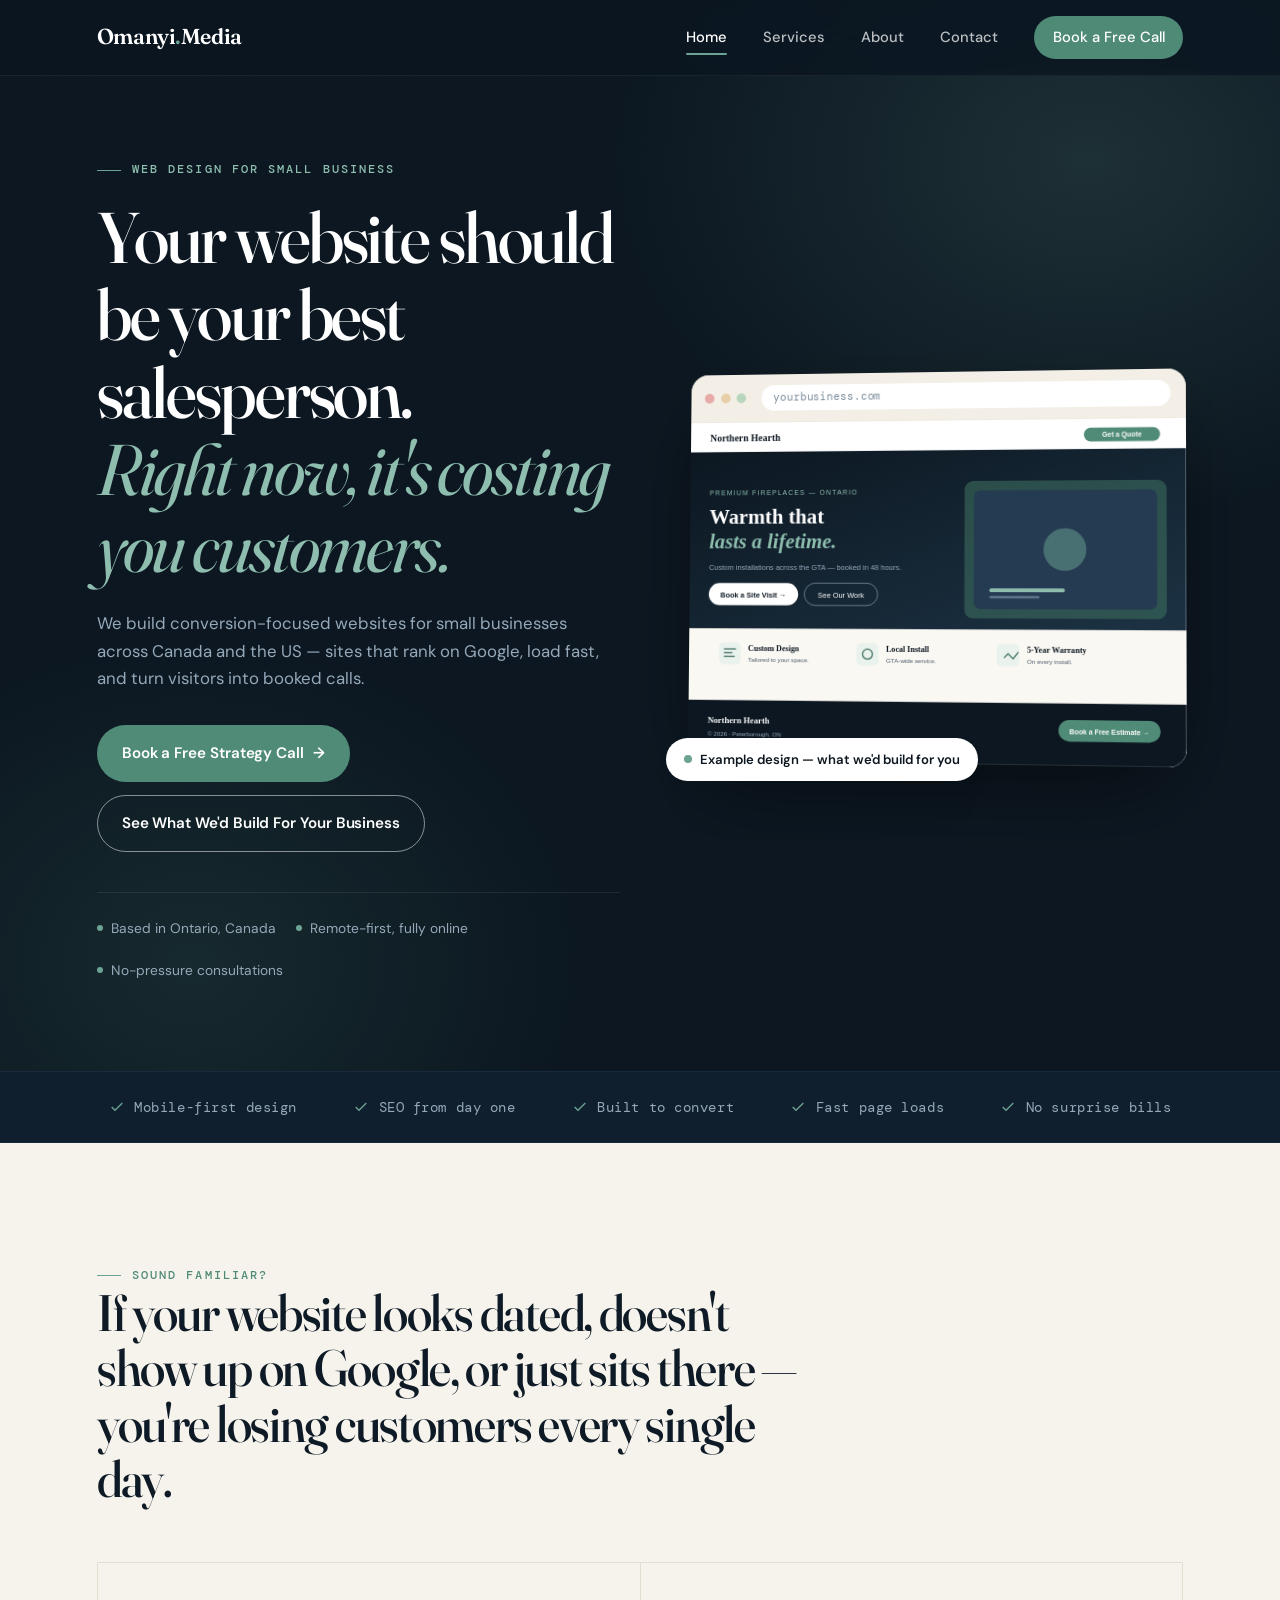
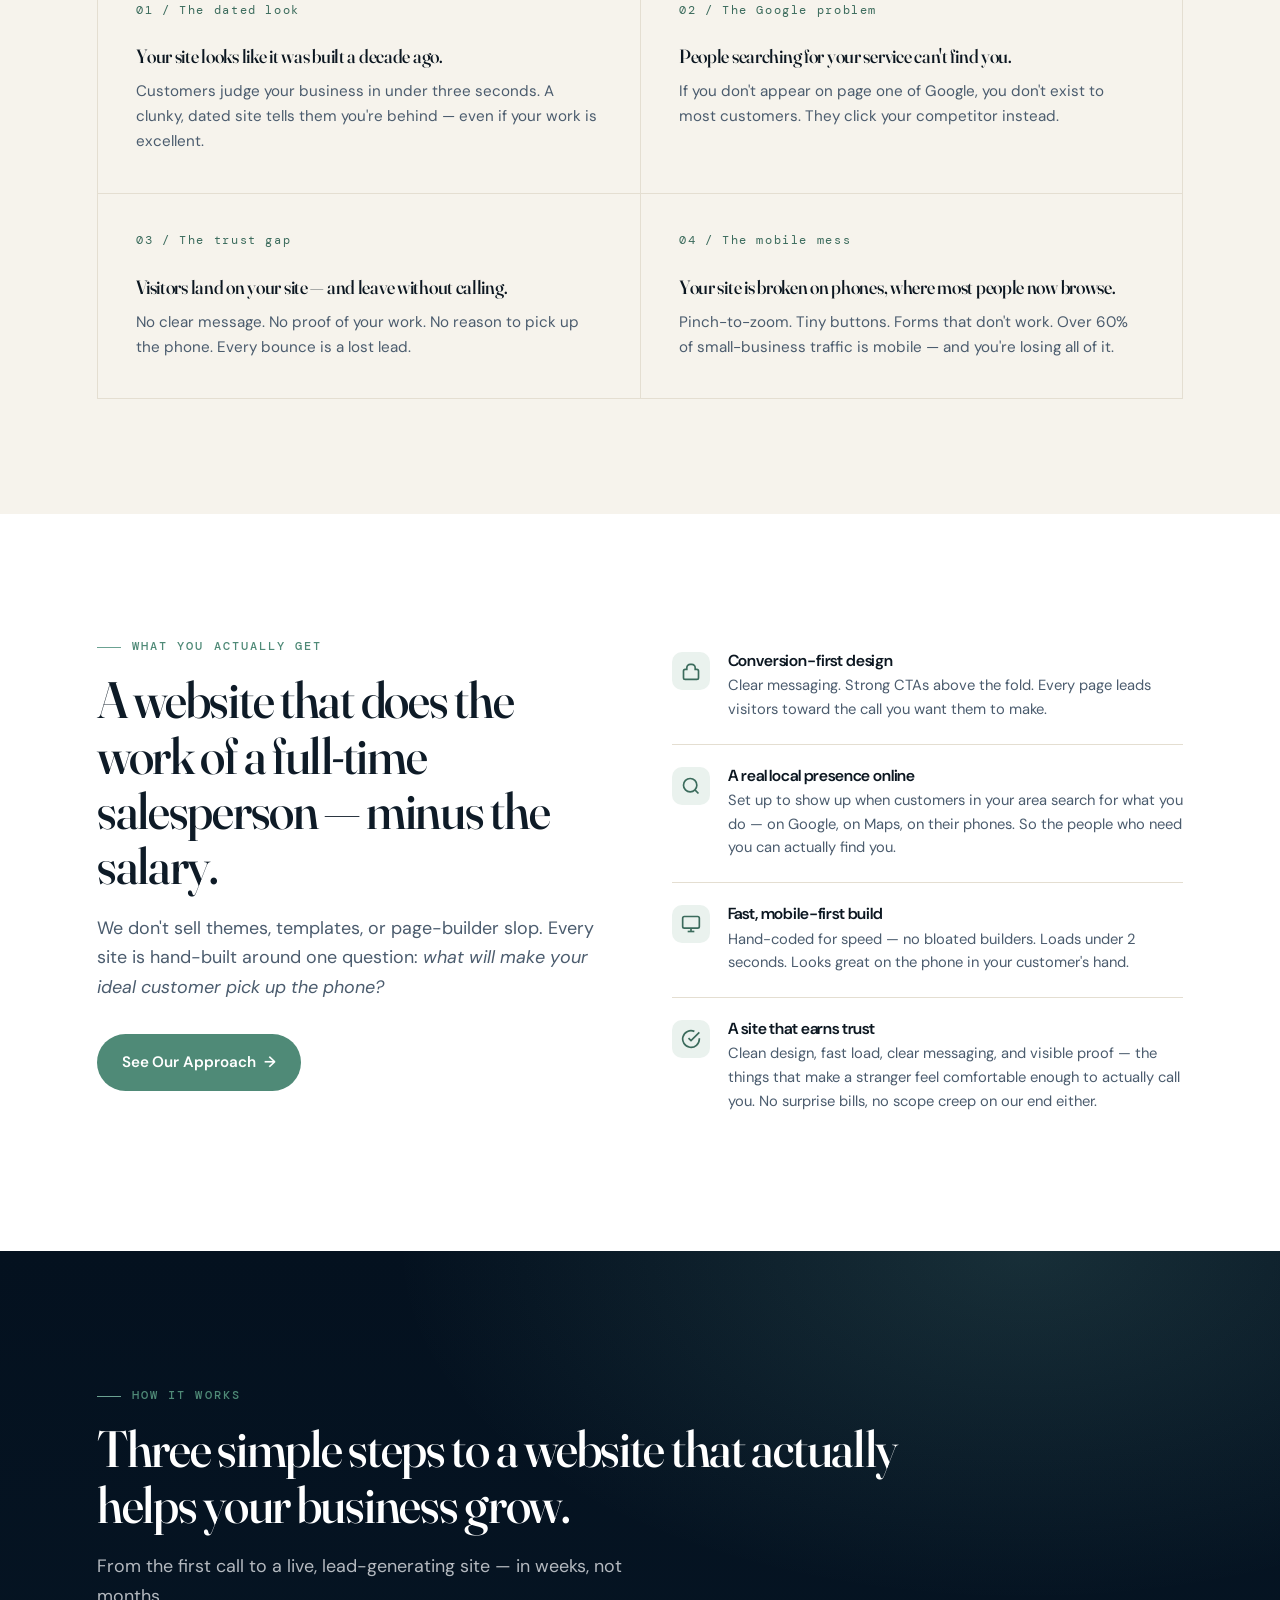
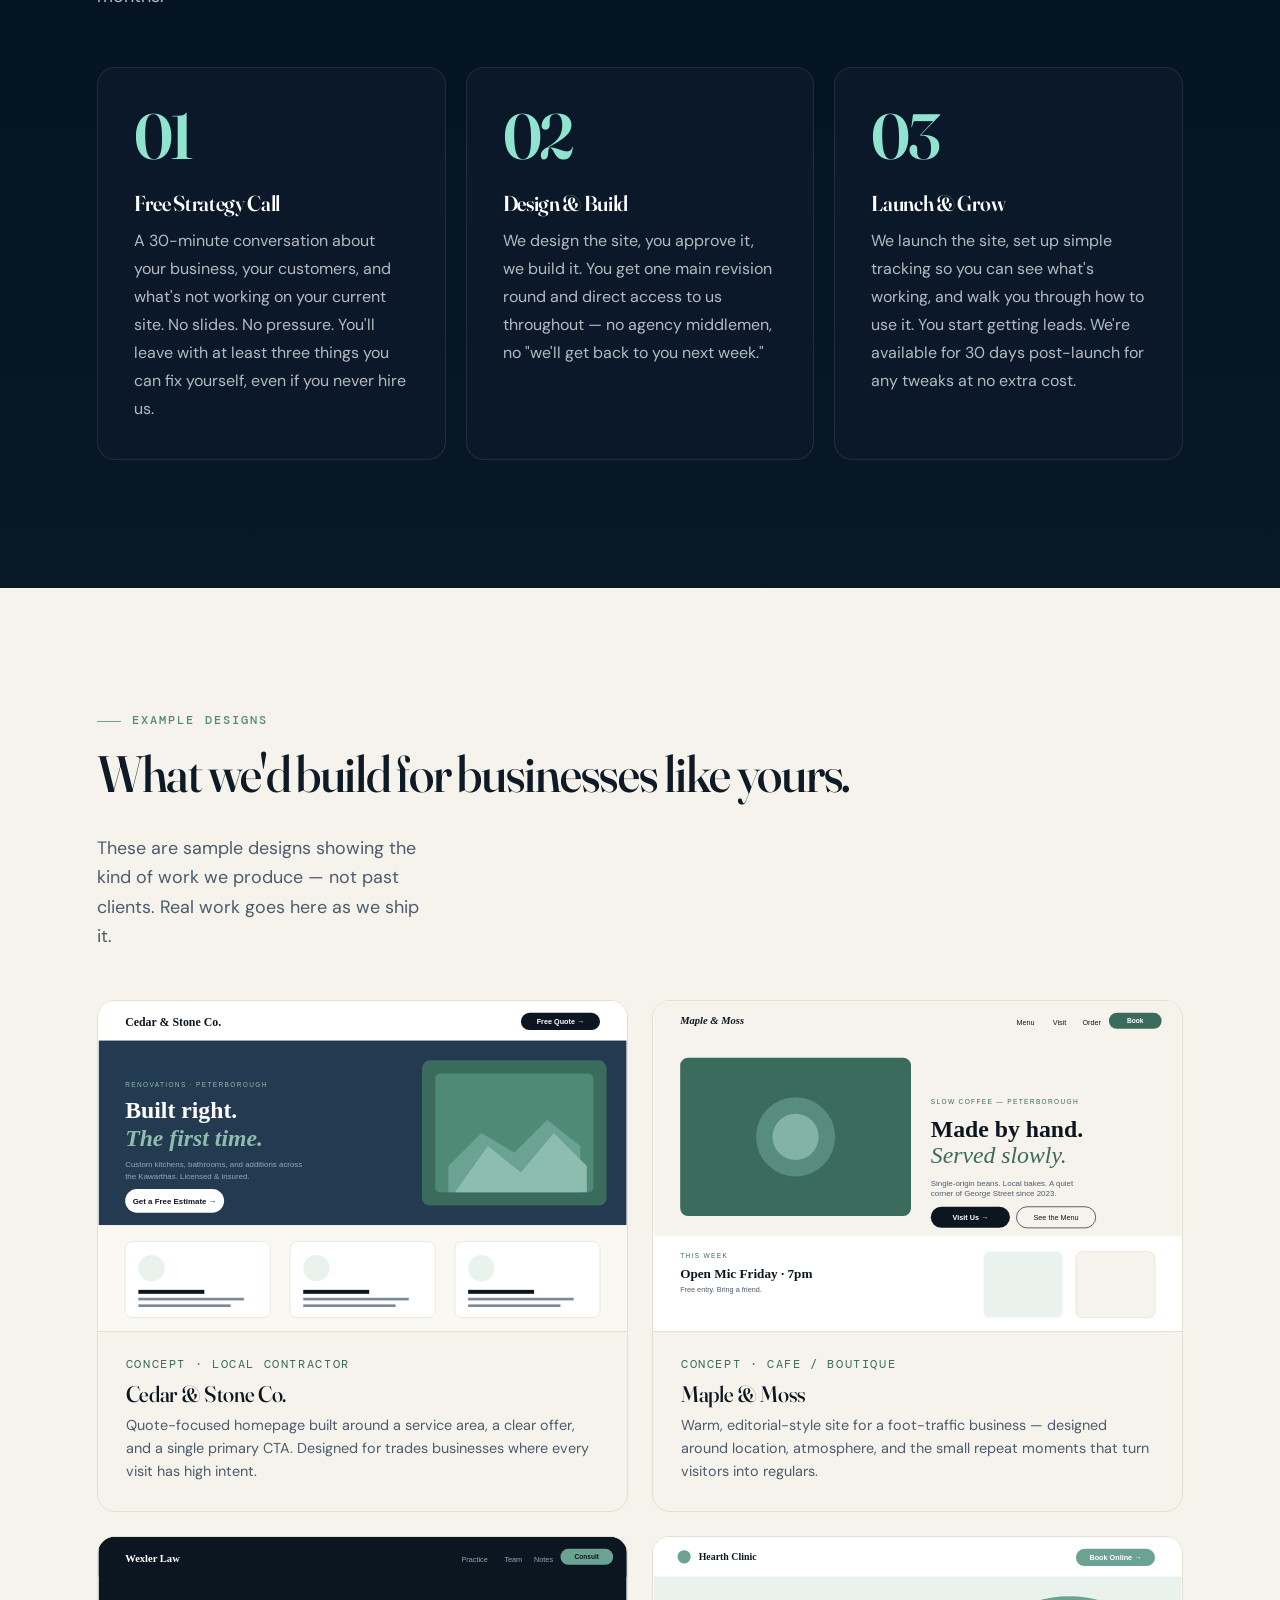
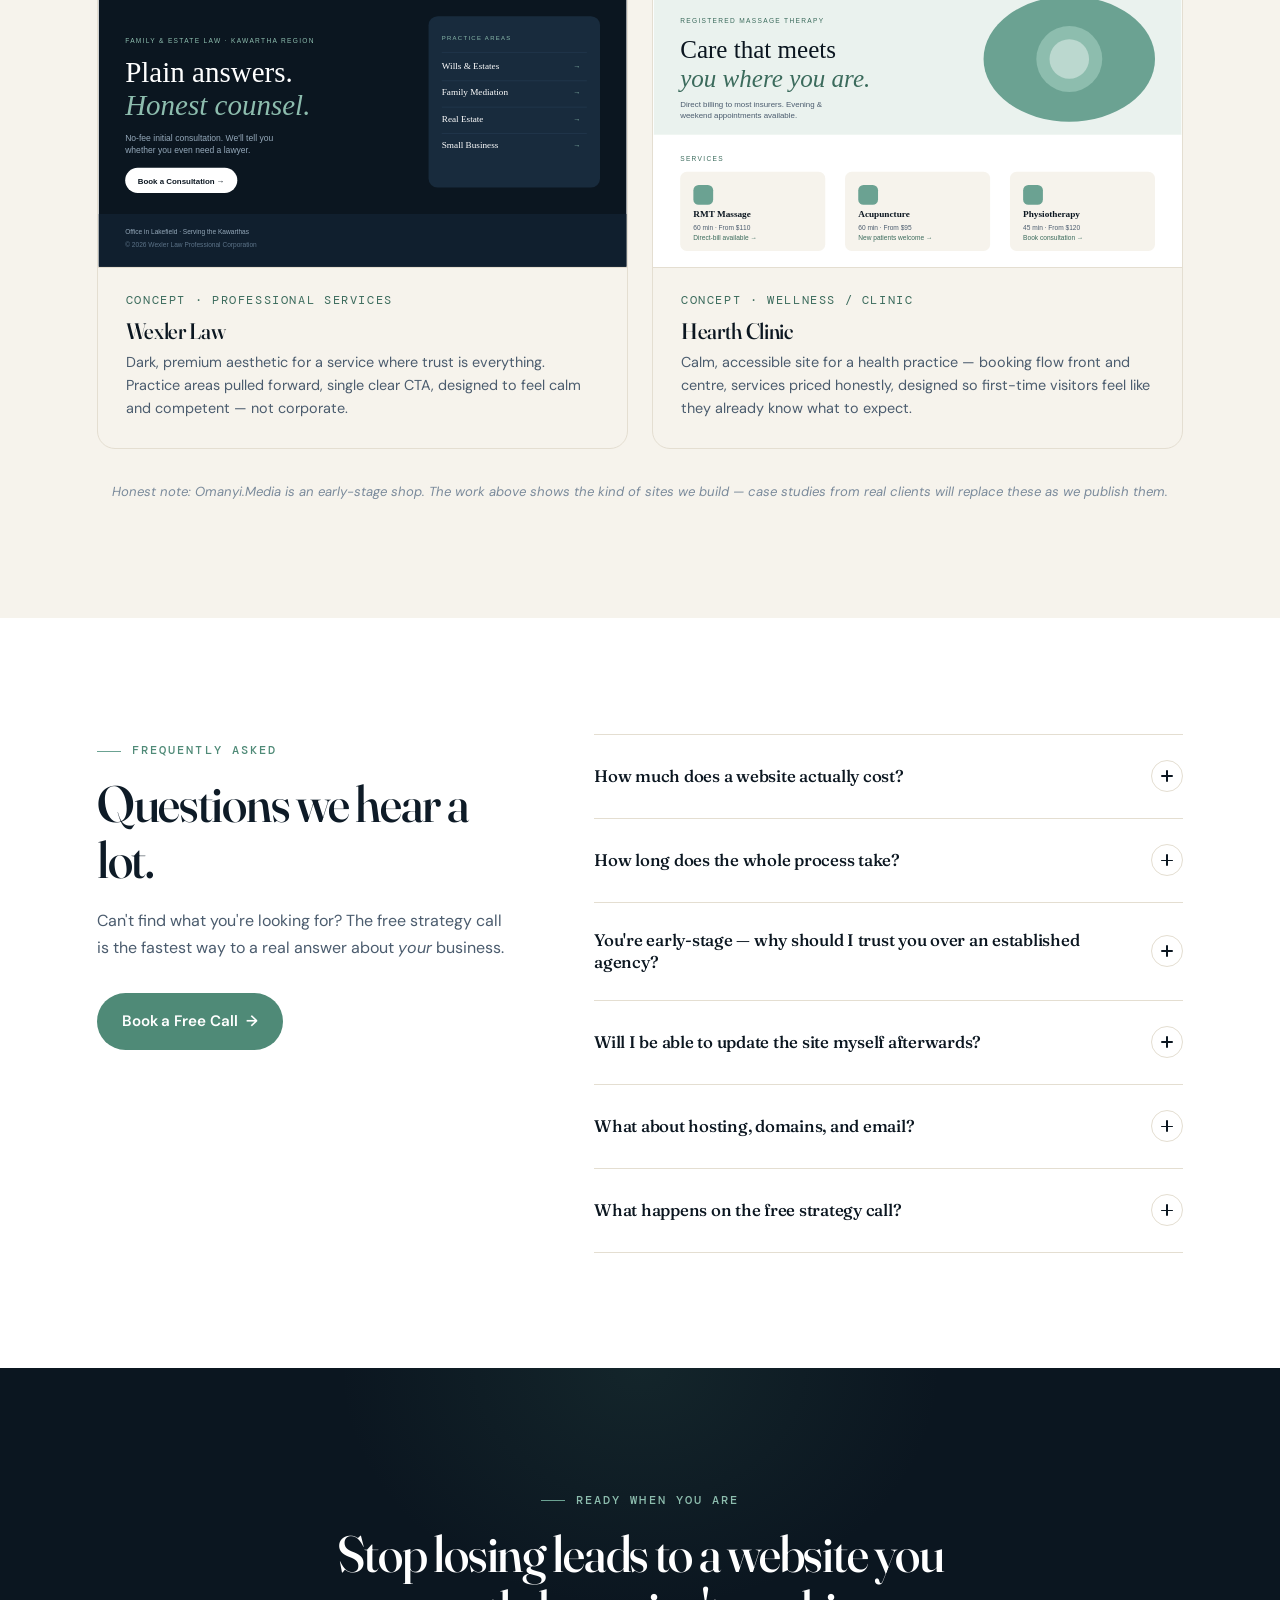
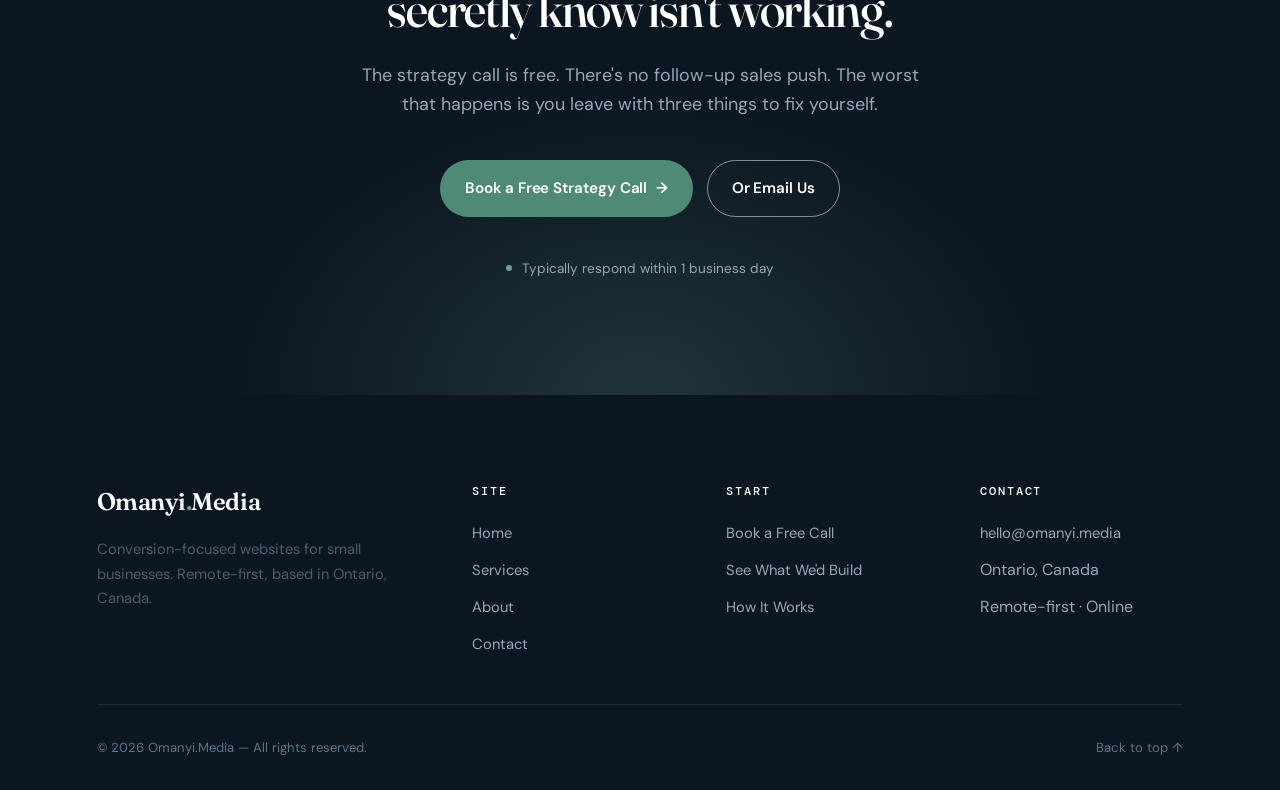
<file: index.html>
<!DOCTYPE html>
<html lang="en">
<head>
  <meta charset="UTF-8" />
  <meta name="viewport" content="width=device-width, initial-scale=1.0" />
  <meta name="description" content="Omanyi.Media builds conversion-focused websites for small businesses in Canada and the US. Sites that rank, load fast, and turn visitors into paying customers." />
  <meta name="theme-color" content="#0B1620" />
  <title>Omanyi.Media — Websites That Bring Small Businesses Real Customers</title>

  <link rel="icon" type="image/svg+xml" href="data:image/svg+xml,<svg xmlns='http://www.w3.org/2000/svg' viewBox='0 0 32 32'><rect width='32' height='32' rx='8' fill='%230B1620'/><text x='16' y='22' font-family='serif' font-size='20' font-weight='700' text-anchor='middle' fill='%236BA292'>O</text></svg>" />

  <link rel="preconnect" href="https://fonts.googleapis.com" />
  <link rel="preconnect" href="https://fonts.gstatic.com" crossorigin />

  <link rel="stylesheet" href="css/base.css" />
  <link rel="stylesheet" href="css/pages/home.css" />
</head>
<body>

  <a href="#main" class="skip-link">Skip to content</a>

  <!-- ─────────── NAV ─────────── -->
  <header class="nav">
    <div class="nav-inner">
      <a href="index.html" class="nav-logo" aria-label="Omanyi.Media — Home">Omanyi<span>.</span>Media</a>

      <button class="nav-toggle" aria-expanded="false" aria-controls="primary-menu" aria-label="Open menu">
        <span></span><span></span><span></span>
      </button>

      <nav id="primary-menu" class="nav-menu" aria-label="Primary">
        <a href="index.html" class="is-active">Home</a>
        <a href="services.html">Services</a>
        <a href="about.html">About</a>
        <a href="contact.html">Contact</a>
        <a href="contact.html#book" class="nav-cta">Book a Free Call</a>
      </nav>
    </div>
  </header>

  <main id="main">

    <!-- ─────────── HERO ─────────── -->
    <section class="hero on-dark">
      <div class="wrap hero-inner">

        <div class="hero-copy">
          <span class="eyebrow reveal">Web Design for Small Business</span>
          <h1 class="reveal" data-delay="1">
            Your website should be your best salesperson. <em>Right now, it's costing you customers.</em>
          </h1>
          <p class="hero-lede reveal" data-delay="2">
            We build conversion-focused websites for small businesses across Canada and the US — sites that rank on Google, load fast, and turn visitors into booked calls.
          </p>

          <div class="hero-actions reveal" data-delay="3">
            <a href="contact.html#book" class="btn btn-primary">Book a Free Strategy Call <span class="arrow">→</span></a>
            <a href="services.html" class="btn btn-secondary">See What We'd Build For Your Business</a>
          </div>

          <div class="hero-trust reveal" data-delay="4">
            <span class="hero-trust-item"><span class="dot"></span> Based in Ontario, Canada</span>
            <span class="hero-trust-item"><span class="dot"></span> Remote-first, fully online</span>
            <span class="hero-trust-item"><span class="dot"></span> No-pressure consultations</span>
          </div>
        </div>

        <div class="hero-visual reveal" data-delay="2">
          <div class="mockup" role="img" aria-label="Example of a website design — a clean homepage for a small business">
            <div class="mockup-bar">
              <span class="dot"></span><span class="dot"></span><span class="dot"></span>
              <span class="url">yourbusiness.com</span>
            </div>
            <!-- Realistic example homepage mockup (SVG) -->
            <svg class="mockup-canvas" viewBox="0 0 800 550" xmlns="http://www.w3.org/2000/svg" aria-hidden="true">
              <defs>
                <linearGradient id="hg" x1="0" y1="0" x2="1" y2="1">
                  <stop offset="0%" stop-color="#0B1620"/>
                  <stop offset="100%" stop-color="#1B3142"/>
                </linearGradient>
              </defs>
              <!-- Top nav -->
              <rect width="800" height="48" fill="#FFFFFF"/>
              <text x="32" y="30" font-family="Georgia, serif" font-size="16" font-weight="700" fill="#0B1620">Northern Hearth</text>
              <rect x="640" y="14" width="120" height="22" rx="11" fill="#4F8A77"/>
              <text x="700" y="29" text-anchor="middle" font-family="sans-serif" font-size="11" font-weight="600" fill="#FFFFFF">Get a Quote</text>
              <!-- Hero band -->
              <rect y="48" width="800" height="288" fill="url(#hg)"/>
              <text x="32" y="118" font-family="sans-serif" font-size="11" font-weight="500" fill="#8DBDAE" letter-spacing="2">PREMIUM FIREPLACES — ONTARIO</text>
              <text x="32" y="166" font-family="Georgia, serif" font-size="34" font-weight="600" fill="#FFFFFF">Warmth that</text>
              <text x="32" y="206" font-family="Georgia, serif" font-size="34" font-weight="600" font-style="italic" fill="#8DBDAE">lasts a lifetime.</text>
              <text x="32" y="240" font-family="sans-serif" font-size="12" fill="#94A8B9">Custom installations across the GTA — booked in 48 hours.</text>
              <rect x="32" y="262" width="148" height="36" rx="18" fill="#FFFFFF"/>
              <text x="106" y="285" text-anchor="middle" font-family="sans-serif" font-size="12" font-weight="600" fill="#0B1620">Book a Site Visit →</text>
              <rect x="190" y="262" width="120" height="36" rx="18" fill="transparent" stroke="#94A8B9" stroke-width="1"/>
              <text x="250" y="285" text-anchor="middle" font-family="sans-serif" font-size="12" font-weight="500" fill="#FFFFFF">See Our Work</text>
              <!-- Hero image block -->
              <rect x="450" y="98" width="320" height="220" rx="14" fill="#3B6B5C" opacity="0.6"/>
              <rect x="465" y="113" width="290" height="190" rx="10" fill="#243A50"/>
              <circle cx="610" cy="208" r="34" fill="#6BA292" opacity="0.5"/>
              <rect x="490" y="270" width="120" height="6" rx="3" fill="#8DBDAE"/>
              <rect x="490" y="282" width="80" height="4" rx="2" fill="#5C7388"/>
              <!-- Service strip -->
              <rect y="336" width="800" height="116" fill="#FAF8F2"/>
              <rect x="50" y="358" width="36" height="36" rx="8" fill="#EAF2EE"/>
              <rect x="58" y="368" width="20" height="2" fill="#3B6B5C"/>
              <rect x="58" y="374" width="14" height="2" fill="#3B6B5C"/>
              <rect x="58" y="380" width="18" height="2" fill="#3B6B5C"/>
              <text x="98" y="372" font-family="Georgia, serif" font-size="13" font-weight="700" fill="#0B1620">Custom Design</text>
              <text x="98" y="390" font-family="sans-serif" font-size="10" fill="#4B5C6E">Tailored to your space.</text>
              <rect x="276" y="358" width="36" height="36" rx="8" fill="#EAF2EE"/>
              <circle cx="294" cy="376" r="8" stroke="#3B6B5C" stroke-width="2" fill="none"/>
              <text x="324" y="372" font-family="Georgia, serif" font-size="13" font-weight="700" fill="#0B1620">Local Install</text>
              <text x="324" y="390" font-family="sans-serif" font-size="10" fill="#4B5C6E">GTA-wide service.</text>
              <rect x="502" y="358" width="36" height="36" rx="8" fill="#EAF2EE"/>
              <path d="M514 380 l6 -6 l8 8 l8 -10" stroke="#3B6B5C" stroke-width="2" fill="none" stroke-linecap="round"/>
              <text x="550" y="372" font-family="Georgia, serif" font-size="13" font-weight="700" fill="#0B1620">5-Year Warranty</text>
              <text x="550" y="390" font-family="sans-serif" font-size="10" fill="#4B5C6E">On every install.</text>
              <!-- Footer band -->
              <rect y="452" width="800" height="98" fill="#0B1620"/>
              <text x="32" y="490" font-family="Georgia, serif" font-size="14" font-weight="700" fill="#FFFFFF">Northern Hearth</text>
              <text x="32" y="510" font-family="sans-serif" font-size="10" fill="#94A8B9">© 2026 · Peterborough, ON</text>
              <rect x="600" y="478" width="160" height="34" rx="17" fill="#4F8A77"/>
              <text x="680" y="500" text-anchor="middle" font-family="sans-serif" font-size="11" font-weight="600" fill="#FFFFFF">Book a Free Estimate →</text>
            </svg>
          </div>
          <div class="mockup-tag"><span class="pulse"></span> Example design — what we'd build for you</div>
        </div>

      </div>
    </section>

    <!-- ─────────── TRUST STRIP ─────────── -->
    <div class="strip">
      <div class="wrap strip-inner">
        <span class="strip-item">
          <svg width="16" height="16" viewBox="0 0 24 24" fill="none" stroke="currentColor" stroke-width="2"><path d="M20 6 9 17l-5-5"/></svg>
          Mobile-first design
        </span>
        <span class="strip-item">
          <svg width="16" height="16" viewBox="0 0 24 24" fill="none" stroke="currentColor" stroke-width="2"><path d="M20 6 9 17l-5-5"/></svg>
          SEO from day one
        </span>
        <span class="strip-item">
          <svg width="16" height="16" viewBox="0 0 24 24" fill="none" stroke="currentColor" stroke-width="2"><path d="M20 6 9 17l-5-5"/></svg>
          Built to convert
        </span>
        <span class="strip-item">
          <svg width="16" height="16" viewBox="0 0 24 24" fill="none" stroke="currentColor" stroke-width="2"><path d="M20 6 9 17l-5-5"/></svg>
          Fast page loads
        </span>
        <span class="strip-item">
          <svg width="16" height="16" viewBox="0 0 24 24" fill="none" stroke="currentColor" stroke-width="2"><path d="M20 6 9 17l-5-5"/></svg>
          No surprise bills
        </span>
      </div>
    </div>

    <!-- ─────────── PAIN ─────────── -->
    <section class="pain section">
      <div class="wrap">
        <div class="pain-head reveal">
          <span class="eyebrow">Sound familiar?</span>
          <h2>If your website looks dated, doesn't show up on Google, or just sits there — you're losing customers every single day.</h2>
        </div>

        <div class="pain-grid">
          <article class="pain-card reveal">
            <span class="pain-num">01 / The dated look</span>
            <h3>Your site looks like it was built a decade ago.</h3>
            <p>Customers judge your business in under three seconds. A clunky, dated site tells them you're behind — even if your work is excellent.</p>
          </article>
          <article class="pain-card reveal" data-delay="1">
            <span class="pain-num">02 / The Google problem</span>
            <h3>People searching for your service can't find you.</h3>
            <p>If you don't appear on page one of Google, you don't exist to most customers. They click your competitor instead.</p>
          </article>
          <article class="pain-card reveal" data-delay="2">
            <span class="pain-num">03 / The trust gap</span>
            <h3>Visitors land on your site — and leave without calling.</h3>
            <p>No clear message. No proof of your work. No reason to pick up the phone. Every bounce is a lost lead.</p>
          </article>
          <article class="pain-card reveal" data-delay="3">
            <span class="pain-num">04 / The mobile mess</span>
            <h3>Your site is broken on phones, where most people now browse.</h3>
            <p>Pinch-to-zoom. Tiny buttons. Forms that don't work. Over 60% of small-business traffic is mobile — and you're losing all of it.</p>
          </article>
        </div>
      </div>
    </section>

    <!-- ─────────── PROMISE / WHAT WE BUILD ─────────── -->
    <section class="section">
      <div class="wrap">
        <div class="promise-grid">
          <div class="reveal">
            <span class="eyebrow">What you actually get</span>
            <h2 style="margin-top:1rem;">A website that does the work of a full-time salesperson — minus the salary.</h2>
            <p class="lede" style="margin-top:1.25rem;">
              We don't sell themes, templates, or page-builder slop. Every site is hand-built around one question: <em>what will make your ideal customer pick up the phone?</em>
            </p>
            <div style="margin-top: 2rem;">
              <a href="services.html" class="btn btn-primary">See Our Approach <span class="arrow">→</span></a>
            </div>
          </div>

          <div class="reveal" data-delay="1">
            <div class="promise-feature">
              <div class="ico">
                <svg width="20" height="20" viewBox="0 0 24 24" fill="none" stroke="currentColor" stroke-width="2"><path d="M11 4a4 4 0 0 0-4 4v2H5a2 2 0 0 0-2 2v8a2 2 0 0 0 2 2h14a2 2 0 0 0 2-2v-8a2 2 0 0 0-2-2h-2V8a4 4 0 0 0-4-4Z"/></svg>
              </div>
              <div>
                <h4>Conversion-first design</h4>
                <p>Clear messaging. Strong CTAs above the fold. Every page leads visitors toward the call you want them to make.</p>
              </div>
            </div>

            <div class="promise-feature">
              <div class="ico">
                <svg width="20" height="20" viewBox="0 0 24 24" fill="none" stroke="currentColor" stroke-width="2"><circle cx="11" cy="11" r="8"/><path d="m21 21-4.3-4.3"/></svg>
              </div>
              <div>
                <h4>A real local presence online</h4>
                <p>Set up to show up when customers in your area search for what you do — on Google, on Maps, on their phones. So the people who need you can actually find you.</p>
              </div>
            </div>

            <div class="promise-feature">
              <div class="ico">
                <svg width="20" height="20" viewBox="0 0 24 24" fill="none" stroke="currentColor" stroke-width="2"><rect x="2" y="3" width="20" height="14" rx="2"/><line x1="8" y1="21" x2="16" y2="21"/><line x1="12" y1="17" x2="12" y2="21"/></svg>
              </div>
              <div>
                <h4>Fast, mobile-first build</h4>
                <p>Hand-coded for speed — no bloated builders. Loads under 2 seconds. Looks great on the phone in your customer's hand.</p>
              </div>
            </div>

            <div class="promise-feature">
              <div class="ico">
                <svg width="20" height="20" viewBox="0 0 24 24" fill="none" stroke="currentColor" stroke-width="2"><path d="M22 11.08V12a10 10 0 1 1-5.93-9.14"/><polyline points="22 4 12 14.01 9 11.01"/></svg>
              </div>
              <div>
                <h4>A site that earns trust</h4>
                <p>Clean design, fast load, clear messaging, and visible proof — the things that make a stranger feel comfortable enough to actually call you. No surprise bills, no scope creep on our end either.</p>
              </div>
            </div>
          </div>
        </div>
      </div>
    </section>

    <!-- ─────────── PROCESS ─────────── -->
    <section class="process section">
      <div class="wrap">
        <div class="section-head reveal">
          <span class="eyebrow">How it works</span>
          <h2>Three simple steps to a website that actually helps your business grow.</h2>
          <p class="lede" style="margin-top:1.25rem;">From the first call to a live, lead-generating site — in weeks, not months.</p>
        </div>

        <div class="process-list">
          <div class="process-step reveal">
            <span class="step-num">01</span>
            <h3>Free Strategy Call</h3>
            <p>A 30-minute conversation about your business, your customers, and what's not working on your current site. No slides. No pressure. You'll leave with at least three things you can fix yourself, even if you never hire us.</p>
          </div>
          <div class="process-step reveal" data-delay="1">
            <span class="step-num">02</span>
            <h3>Design &amp; Build</h3>
            <p>We design the site, you approve it, we build it. You get one main revision round and direct access to us throughout — no agency middlemen, no "we'll get back to you next week."</p>
          </div>
          <div class="process-step reveal" data-delay="2">
            <span class="step-num">03</span>
            <h3>Launch &amp; Grow</h3>
            <p>We launch the site, set up simple tracking so you can see what's working, and walk you through how to use it. You start getting leads. We're available for 30 days post-launch for any tweaks at no extra cost.</p>
          </div>
        </div>
      </div>
    </section>

    <!-- ─────────── WORK / EXAMPLE DESIGNS ─────────── -->
    <section class="section is-cream" id="work">
      <div class="wrap">
        <div class="work-head reveal">
          <div>
            <span class="eyebrow">Example designs</span>
            <h2 style="margin-top:1rem;">What we'd build for businesses like yours.</h2>
          </div>
          <p class="lede" style="max-width:340px;">
            These are sample designs showing the kind of work we produce — not past clients. Real work goes here as we ship it.
          </p>
        </div>

        <div class="work-grid">

          <!-- Mockup 1: Local services / contractor -->
          <article class="work-card reveal">
            <div class="work-canvas">
              <svg viewBox="0 0 800 500" xmlns="http://www.w3.org/2000/svg" aria-label="Example homepage for a local contracting business">
                <rect width="800" height="500" fill="#FAF8F2"/>
                <rect width="800" height="60" fill="#FFFFFF"/>
                <text x="40" y="38" font-family="Georgia, serif" font-size="18" font-weight="700" fill="#0B1620">Cedar &amp; Stone Co.</text>
                <rect x="640" y="18" width="120" height="26" rx="13" fill="#0B1620"/>
                <text x="700" y="35" text-anchor="middle" font-family="sans-serif" font-size="11" font-weight="600" fill="#FFFFFF">Free Quote →</text>
                <rect y="60" width="800" height="280" fill="#243A50"/>
                <text x="40" y="130" font-family="sans-serif" font-size="10" letter-spacing="2" fill="#8DBDAE">RENOVATIONS · PETERBOROUGH</text>
                <text x="40" y="178" font-family="Georgia, serif" font-size="36" font-weight="600" fill="#FFFFFF">Built right.</text>
                <text x="40" y="220" font-family="Georgia, serif" font-size="36" font-weight="600" font-style="italic" fill="#8DBDAE">The first time.</text>
                <text x="40" y="252" font-family="sans-serif" font-size="12" fill="#94A8B9">Custom kitchens, bathrooms, and additions across</text>
                <text x="40" y="270" font-family="sans-serif" font-size="12" fill="#94A8B9">the Kawarthas. Licensed &amp; insured.</text>
                <rect x="40" y="285" width="150" height="36" rx="18" fill="#FFFFFF"/>
                <text x="115" y="308" text-anchor="middle" font-family="sans-serif" font-size="12" font-weight="600" fill="#0B1620">Get a Free Estimate →</text>
                <rect x="490" y="90" width="280" height="220" rx="12" fill="#3B6B5C"/>
                <rect x="510" y="110" width="240" height="180" rx="8" fill="#4F8A77"/>
                <path d="M530 250 L580 200 L630 230 L680 180 L730 220 L730 290 L530 290 Z" fill="#6BA292"/>
                <path d="M540 290 L590 220 L640 260 L690 200 L740 250 L740 290 Z" fill="#8DBDAE"/>
                <rect y="340" width="800" height="160" fill="#FAF8F2"/>
                <rect x="40" y="365" width="220" height="115" rx="10" fill="#FFFFFF" stroke="#E4DED1"/>
                <rect x="60" y="385" width="40" height="40" rx="20" fill="#EAF2EE"/>
                <rect x="60" y="438" width="100" height="6" fill="#0B1620"/>
                <rect x="60" y="450" width="160" height="4" fill="#7A8A9B"/>
                <rect x="60" y="460" width="140" height="4" fill="#7A8A9B"/>
                <rect x="290" y="365" width="220" height="115" rx="10" fill="#FFFFFF" stroke="#E4DED1"/>
                <rect x="310" y="385" width="40" height="40" rx="20" fill="#EAF2EE"/>
                <rect x="310" y="438" width="100" height="6" fill="#0B1620"/>
                <rect x="310" y="450" width="160" height="4" fill="#7A8A9B"/>
                <rect x="310" y="460" width="140" height="4" fill="#7A8A9B"/>
                <rect x="540" y="365" width="220" height="115" rx="10" fill="#FFFFFF" stroke="#E4DED1"/>
                <rect x="560" y="385" width="40" height="40" rx="20" fill="#EAF2EE"/>
                <rect x="560" y="438" width="100" height="6" fill="#0B1620"/>
                <rect x="560" y="450" width="160" height="4" fill="#7A8A9B"/>
                <rect x="560" y="460" width="140" height="4" fill="#7A8A9B"/>
              </svg>
            </div>
            <div class="work-body">
              <span class="work-tag">Concept · Local Contractor</span>
              <h3>Cedar &amp; Stone Co.</h3>
              <p>Quote-focused homepage built around a service area, a clear offer, and a single primary CTA. Designed for trades businesses where every visit has high intent.</p>
            </div>
          </article>

          <!-- Mockup 2: Boutique / consumer -->
          <article class="work-card reveal" data-delay="1">
            <div class="work-canvas">
              <svg viewBox="0 0 800 500" xmlns="http://www.w3.org/2000/svg" aria-label="Example homepage for a boutique cafe">
                <rect width="800" height="500" fill="#F6F3EC"/>
                <rect width="800" height="56" fill="#F6F3EC"/>
                <text x="40" y="35" font-family="Georgia, serif" font-size="16" font-style="italic" font-weight="600" fill="#0B1620">Maple &amp; Moss</text>
                <text x="550" y="36" font-family="sans-serif" font-size="11" font-weight="500" fill="#0B1620">Menu</text>
                <text x="605" y="36" font-family="sans-serif" font-size="11" font-weight="500" fill="#0B1620">Visit</text>
                <text x="650" y="36" font-family="sans-serif" font-size="11" font-weight="500" fill="#0B1620">Order</text>
                <rect x="690" y="18" width="80" height="24" rx="12" fill="#3B6B5C"/>
                <text x="730" y="34" text-anchor="middle" font-family="sans-serif" font-size="10" font-weight="600" fill="#FFFFFF">Book</text>
                <rect y="56" width="800" height="300" fill="#F6F3EC"/>
                <rect x="40" y="86" width="350" height="240" rx="12" fill="#3B6B5C"/>
                <circle cx="215" cy="206" r="60" fill="#6BA292" opacity="0.6"/>
                <circle cx="215" cy="206" r="35" fill="#8DBDAE" opacity="0.8"/>
                <text x="420" y="156" font-family="sans-serif" font-size="10" letter-spacing="2" fill="#3B6B5C">SLOW COFFEE — PETERBOROUGH</text>
                <text x="420" y="206" font-family="Georgia, serif" font-size="36" font-weight="600" fill="#0B1620">Made by hand.</text>
                <text x="420" y="246" font-family="Georgia, serif" font-size="36" font-style="italic" font-weight="500" fill="#3B6B5C">Served slowly.</text>
                <text x="420" y="280" font-family="sans-serif" font-size="12" fill="#4B5C6E">Single-origin beans. Local bakes. A quiet</text>
                <text x="420" y="296" font-family="sans-serif" font-size="12" fill="#4B5C6E">corner of George Street since 2023.</text>
                <rect x="420" y="312" width="120" height="32" rx="16" fill="#0B1620"/>
                <text x="480" y="332" text-anchor="middle" font-family="sans-serif" font-size="11" font-weight="600" fill="#FFFFFF">Visit Us →</text>
                <rect x="550" y="312" width="120" height="32" rx="16" fill="transparent" stroke="#0B1620"/>
                <text x="610" y="332" text-anchor="middle" font-family="sans-serif" font-size="11" font-weight="500" fill="#0B1620">See the Menu</text>
                <rect y="356" width="800" height="144" fill="#FFFFFF"/>
                <text x="40" y="390" font-family="sans-serif" font-size="10" letter-spacing="2" fill="#3B6B5C">THIS WEEK</text>
                <text x="40" y="420" font-family="Georgia, serif" font-size="20" font-weight="600" fill="#0B1620">Open Mic Friday · 7pm</text>
                <text x="40" y="442" font-family="sans-serif" font-size="11" fill="#4B5C6E">Free entry. Bring a friend.</text>
                <rect x="500" y="380" width="120" height="100" rx="10" fill="#EAF2EE"/>
                <rect x="640" y="380" width="120" height="100" rx="10" fill="#F6F3EC" stroke="#E4DED1"/>
              </svg>
            </div>
            <div class="work-body">
              <span class="work-tag">Concept · Cafe / Boutique</span>
              <h3>Maple &amp; Moss</h3>
              <p>Warm, editorial-style site for a foot-traffic business — designed around location, atmosphere, and the small repeat moments that turn visitors into regulars.</p>
            </div>
          </article>

          <!-- Mockup 3: Professional service -->
          <article class="work-card reveal" data-delay="2">
            <div class="work-canvas">
              <svg viewBox="0 0 800 500" xmlns="http://www.w3.org/2000/svg" aria-label="Example homepage for a law or accounting firm">
                <rect width="800" height="500" fill="#0B1620"/>
                <rect width="800" height="60" fill="#0B1620"/>
                <text x="40" y="38" font-family="Georgia, serif" font-size="16" font-weight="600" fill="#FFFFFF">Wexler Law</text>
                <text x="550" y="38" font-family="sans-serif" font-size="11" fill="#94A8B9">Practice</text>
                <text x="615" y="38" font-family="sans-serif" font-size="11" fill="#94A8B9">Team</text>
                <text x="660" y="38" font-family="sans-serif" font-size="11" fill="#94A8B9">Notes</text>
                <rect x="700" y="18" width="80" height="24" rx="12" fill="#6BA292"/>
                <text x="740" y="34" text-anchor="middle" font-family="sans-serif" font-size="10" font-weight="600" fill="#0B1620">Consult</text>
                <text x="40" y="160" font-family="sans-serif" font-size="10" letter-spacing="2" fill="#8DBDAE">FAMILY &amp; ESTATE LAW · KAWARTHA REGION</text>
                <text x="40" y="220" font-family="Georgia, serif" font-size="44" font-weight="500" fill="#FFFFFF">Plain answers.</text>
                <text x="40" y="270" font-family="Georgia, serif" font-size="44" font-style="italic" font-weight="500" fill="#8DBDAE">Honest counsel.</text>
                <text x="40" y="310" font-family="sans-serif" font-size="13" fill="#94A8B9">No-fee initial consultation. We'll tell you</text>
                <text x="40" y="328" font-family="sans-serif" font-size="13" fill="#94A8B9">whether you even need a lawyer.</text>
                <rect x="40" y="350" width="170" height="38" rx="19" fill="#FFFFFF"/>
                <text x="125" y="374" text-anchor="middle" font-family="sans-serif" font-size="12" font-weight="600" fill="#0B1620">Book a Consultation →</text>
                <rect x="500" y="120" width="260" height="260" rx="14" fill="#182B3D"/>
                <text x="520" y="156" font-family="sans-serif" font-size="9" letter-spacing="2" fill="#8DBDAE">PRACTICE AREAS</text>
                <line x1="520" y1="175" x2="740" y2="175" stroke="#243A50"/>
                <text x="520" y="200" font-family="Georgia, serif" font-size="14" fill="#FFFFFF">Wills &amp; Estates</text>
                <text x="730" y="200" text-anchor="end" font-family="sans-serif" font-size="11" fill="#8DBDAE">→</text>
                <line x1="520" y1="218" x2="740" y2="218" stroke="#243A50"/>
                <text x="520" y="240" font-family="Georgia, serif" font-size="14" fill="#FFFFFF">Family Mediation</text>
                <text x="730" y="240" text-anchor="end" font-family="sans-serif" font-size="11" fill="#8DBDAE">→</text>
                <line x1="520" y1="258" x2="740" y2="258" stroke="#243A50"/>
                <text x="520" y="280" font-family="Georgia, serif" font-size="14" fill="#FFFFFF">Real Estate</text>
                <text x="730" y="280" text-anchor="end" font-family="sans-serif" font-size="11" fill="#8DBDAE">→</text>
                <line x1="520" y1="298" x2="740" y2="298" stroke="#243A50"/>
                <text x="520" y="320" font-family="Georgia, serif" font-size="14" fill="#FFFFFF">Small Business</text>
                <text x="730" y="320" text-anchor="end" font-family="sans-serif" font-size="11" fill="#8DBDAE">→</text>
                <rect y="420" width="800" height="80" fill="#101F2E"/>
                <text x="40" y="450" font-family="sans-serif" font-size="10" fill="#94A8B9">Office in Lakefield · Serving the Kawarthas</text>
                <text x="40" y="470" font-family="sans-serif" font-size="10" fill="#5C7388">© 2026 Wexler Law Professional Corporation</text>
              </svg>
            </div>
            <div class="work-body">
              <span class="work-tag">Concept · Professional Services</span>
              <h3>Wexler Law</h3>
              <p>Dark, premium aesthetic for a service where trust is everything. Practice areas pulled forward, single clear CTA, designed to feel calm and competent — not corporate.</p>
            </div>
          </article>

          <!-- Mockup 4: Health / wellness -->
          <article class="work-card reveal" data-delay="3">
            <div class="work-canvas">
              <svg viewBox="0 0 800 500" xmlns="http://www.w3.org/2000/svg" aria-label="Example homepage for a wellness clinic">
                <rect width="800" height="500" fill="#FFFFFF"/>
                <rect width="800" height="60" fill="#FFFFFF"/>
                <circle cx="46" cy="30" r="10" fill="#6BA292"/>
                <text x="68" y="35" font-family="Georgia, serif" font-size="15" font-weight="700" fill="#0B1620">Hearth Clinic</text>
                <rect x="640" y="18" width="120" height="26" rx="13" fill="#6BA292"/>
                <text x="700" y="35" text-anchor="middle" font-family="sans-serif" font-size="11" font-weight="600" fill="#FFFFFF">Book Online →</text>
                <rect y="60" width="800" height="240" fill="#EAF2EE"/>
                <text x="40" y="130" font-family="sans-serif" font-size="10" letter-spacing="2" fill="#3B6B5C">REGISTERED MASSAGE THERAPY</text>
                <text x="40" y="184" font-family="Georgia, serif" font-size="38" font-weight="500" fill="#0B1620">Care that meets</text>
                <text x="40" y="228" font-family="Georgia, serif" font-size="38" font-style="italic" font-weight="500" fill="#3B6B5C">you where you are.</text>
                <text x="40" y="258" font-family="sans-serif" font-size="12" fill="#4B5C6E">Direct billing to most insurers. Evening &amp;</text>
                <text x="40" y="274" font-family="sans-serif" font-size="12" fill="#4B5C6E">weekend appointments available.</text>
                <rect x="500" y="90" width="260" height="190" rx="130" fill="#6BA292"/>
                <circle cx="630" cy="185" r="50" fill="#8DBDAE"/>
                <circle cx="630" cy="185" r="30" fill="#FFFFFF" opacity="0.4"/>
                <rect y="300" width="800" height="200" fill="#FFFFFF"/>
                <text x="40" y="340" font-family="sans-serif" font-size="10" letter-spacing="2" fill="#3B6B5C">SERVICES</text>
                <rect x="40" y="356" width="220" height="120" rx="10" fill="#F6F3EC"/>
                <rect x="60" y="376" width="30" height="30" rx="8" fill="#6BA292"/>
                <text x="60" y="424" font-family="Georgia, serif" font-size="14" font-weight="600" fill="#0B1620">RMT Massage</text>
                <text x="60" y="444" font-family="sans-serif" font-size="10" fill="#4B5C6E">60 min · From $110</text>
                <text x="60" y="460" font-family="sans-serif" font-size="10" fill="#3B6B5C">Direct-bill available →</text>
                <rect x="290" y="356" width="220" height="120" rx="10" fill="#F6F3EC"/>
                <rect x="310" y="376" width="30" height="30" rx="8" fill="#6BA292"/>
                <text x="310" y="424" font-family="Georgia, serif" font-size="14" font-weight="600" fill="#0B1620">Acupuncture</text>
                <text x="310" y="444" font-family="sans-serif" font-size="10" fill="#4B5C6E">60 min · From $95</text>
                <text x="310" y="460" font-family="sans-serif" font-size="10" fill="#3B6B5C">New patients welcome →</text>
                <rect x="540" y="356" width="220" height="120" rx="10" fill="#F6F3EC"/>
                <rect x="560" y="376" width="30" height="30" rx="8" fill="#6BA292"/>
                <text x="560" y="424" font-family="Georgia, serif" font-size="14" font-weight="600" fill="#0B1620">Physiotherapy</text>
                <text x="560" y="444" font-family="sans-serif" font-size="10" fill="#4B5C6E">45 min · From $120</text>
                <text x="560" y="460" font-family="sans-serif" font-size="10" fill="#3B6B5C">Book consultation →</text>
              </svg>
            </div>
            <div class="work-body">
              <span class="work-tag">Concept · Wellness / Clinic</span>
              <h3>Hearth Clinic</h3>
              <p>Calm, accessible site for a health practice — booking flow front and centre, services priced honestly, designed so first-time visitors feel like they already know what to expect.</p>
            </div>
          </article>

        </div>

        <p class="work-note">
          Honest note: Omanyi.Media is an early-stage shop. The work above shows the kind of sites we build — case studies from real clients will replace these as we publish them.
        </p>
      </div>
    </section>

    <!-- ─────────── FAQ ─────────── -->
    <section class="section">
      <div class="wrap">
        <div class="faq-layout">
          <aside class="faq-aside reveal">
            <span class="eyebrow">Frequently asked</span>
            <h2 style="margin-top:1rem;">Questions we hear a lot.</h2>
            <p style="margin-top: 1.25rem;">Can't find what you're looking for? The free strategy call is the fastest way to a real answer about <em>your</em> business.</p>
            <div style="margin-top: 2rem;">
              <a href="contact.html#book" class="btn btn-primary">Book a Free Call <span class="arrow">→</span></a>
            </div>
          </aside>

          <div class="faq-list">
            <article class="faq-item">
              <button class="faq-q" aria-expanded="false">
                <span>How much does a website actually cost?</span>
                <span class="toggle" aria-hidden="true"></span>
              </button>
              <div class="faq-a">
                <div class="faq-a-inner">
                  It depends on the scope, but most small-business sites we build land between $1,500 and $4,500 CAD as a one-time fee. We'll quote you a fixed price on the strategy call — no surprises later. There's no monthly retainer required.
                </div>
              </div>
            </article>

            <article class="faq-item">
              <button class="faq-q" aria-expanded="false">
                <span>How long does the whole process take?</span>
                <span class="toggle" aria-hidden="true"></span>
              </button>
              <div class="faq-a">
                <div class="faq-a-inner">
                  Most projects go from kickoff call to live site in 3 to 6 weeks. The biggest variable is how quickly you can get us your content (photos, copy, business info). We'll give you a realistic timeline on the strategy call.
                </div>
              </div>
            </article>

            <article class="faq-item">
              <button class="faq-q" aria-expanded="false">
                <span>You're early-stage — why should I trust you over an established agency?</span>
                <span class="toggle" aria-hidden="true"></span>
              </button>
              <div class="faq-a">
                <div class="faq-a-inner">
                  Honest answer: because we have something to prove. You'll get the founder's direct attention, faster turnaround, and pricing that bigger agencies can't match. We'd rather under-promise and over-deliver than be one more invoice in your inbox.
                </div>
              </div>
            </article>

            <article class="faq-item">
              <button class="faq-q" aria-expanded="false">
                <span>Will I be able to update the site myself afterwards?</span>
                <span class="toggle" aria-hidden="true"></span>
              </button>
              <div class="faq-a">
                <div class="faq-a-inner">
                  Yes. We build sites with simple editing in mind so you can update text, swap photos, and add posts without calling us. We also include a 30-minute training session at handoff so you're never stuck.
                </div>
              </div>
            </article>

            <article class="faq-item">
              <button class="faq-q" aria-expanded="false">
                <span>What about hosting, domains, and email?</span>
                <span class="toggle" aria-hidden="true"></span>
              </button>
              <div class="faq-a">
                <div class="faq-a-inner">
                  We help you set up hosting and your domain at cost (you own everything, in your name). Most clients pay $10–$25/month for hosting directly to the provider — no markup from us. Email setup is included in the project.
                </div>
              </div>
            </article>

            <article class="faq-item">
              <button class="faq-q" aria-expanded="false">
                <span>What happens on the free strategy call?</span>
                <span class="toggle" aria-hidden="true"></span>
              </button>
              <div class="faq-a">
                <div class="faq-a-inner">
                  30 minutes, video or phone, your choice. You tell us about your business and what you wish your site was doing. We point out at least three things you could fix yourself today — even if you never hire us. If we're a good fit, we'll send you a written quote within 48 hours.
                </div>
              </div>
            </article>
          </div>
        </div>
      </div>
    </section>

    <!-- ─────────── FINAL CTA ─────────── -->
    <section class="cta-final on-dark section">
      <div class="wrap">
        <span class="eyebrow reveal">Ready when you are</span>
        <h2 class="reveal" data-delay="1">Stop losing leads to a website you secretly know isn't working.</h2>
        <p class="lede reveal" data-delay="2">
          The strategy call is free. There's no follow-up sales push. The worst that happens is you leave with three things to fix yourself.
        </p>
        <div class="actions reveal" data-delay="3">
          <a href="contact.html#book" class="btn btn-primary">Book a Free Strategy Call <span class="arrow">→</span></a>
          <a href="mailto:hello@omanyi.media" class="btn btn-secondary">Or Email Us</a>
        </div>
        <p class="cta-meta reveal" data-delay="4">
          <span class="dot"></span> Typically respond within 1 business day
        </p>
      </div>
    </section>

  </main>

  <!-- ─────────── FOOTER ─────────── -->
  <footer class="footer">
    <div class="wrap">
      <div class="footer-grid">
        <div>
          <a href="index.html" class="footer-brand">Omanyi<span>.</span>Media</a>
          <p class="footer-tag">Conversion-focused websites for small businesses. Remote-first, based in Ontario, Canada.</p>
        </div>
        <div>
          <div class="footer-col-title">Site</div>
          <ul class="footer-list">
            <li><a href="index.html">Home</a></li>
            <li><a href="services.html">Services</a></li>
            <li><a href="about.html">About</a></li>
            <li><a href="contact.html">Contact</a></li>
          </ul>
        </div>
        <div>
          <div class="footer-col-title">Start</div>
          <ul class="footer-list">
            <li><a href="contact.html#book">Book a Free Call</a></li>
            <li><a href="services.html">See What We'd Build</a></li>
            <li><a href="services.html#how-it-works">How It Works</a></li>
          </ul>
        </div>
        <div>
          <div class="footer-col-title">Contact</div>
          <ul class="footer-list">
            <li><a href="mailto:hello@omanyi.media">hello@omanyi.media</a></li>
            <li>Ontario, Canada</li>
            <li>Remote-first · Online</li>
          </ul>
        </div>
      </div>
      <div class="footer-bottom">
        <span>© 2026 Omanyi.Media — All rights reserved.</span>
        <span><a href="#main">Back to top ↑</a></span>
      </div>
    </div>
  </footer>

  <script src="js/main.js"></script>
</body>
</html>
</file>
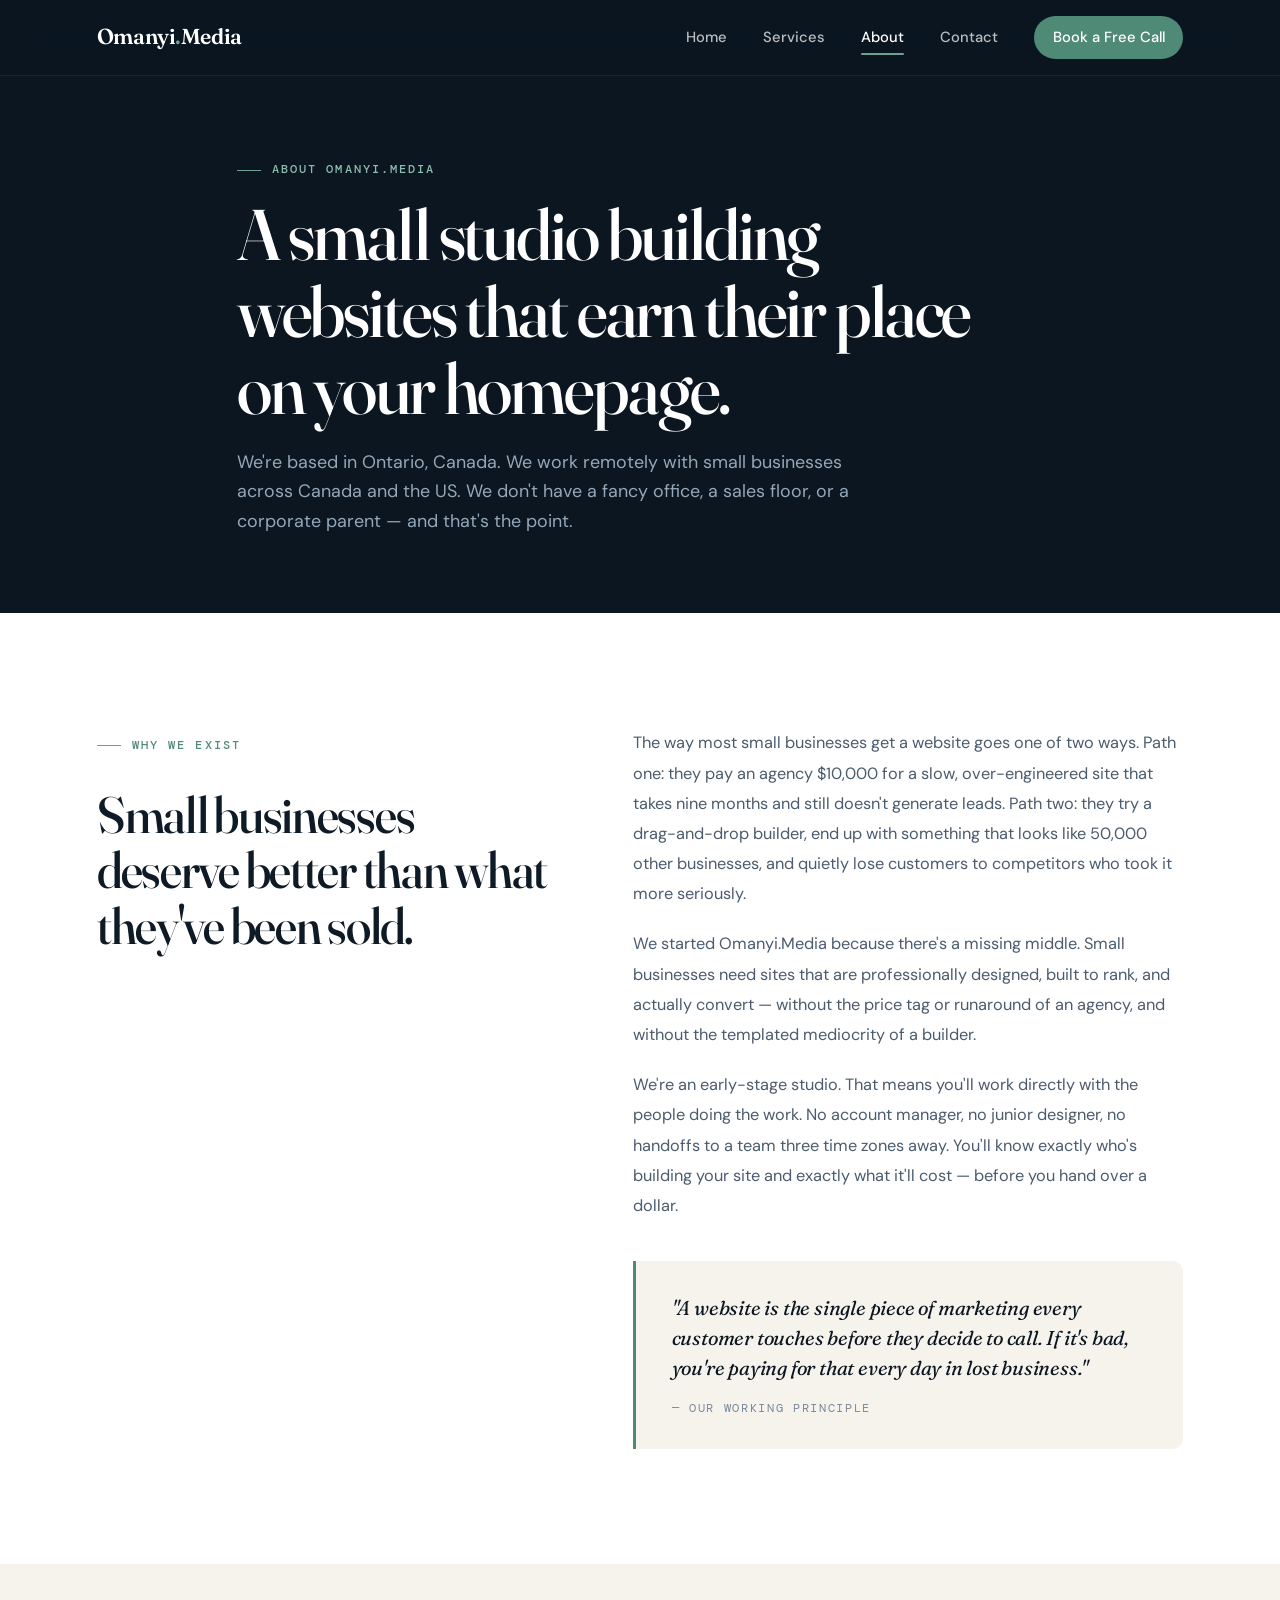
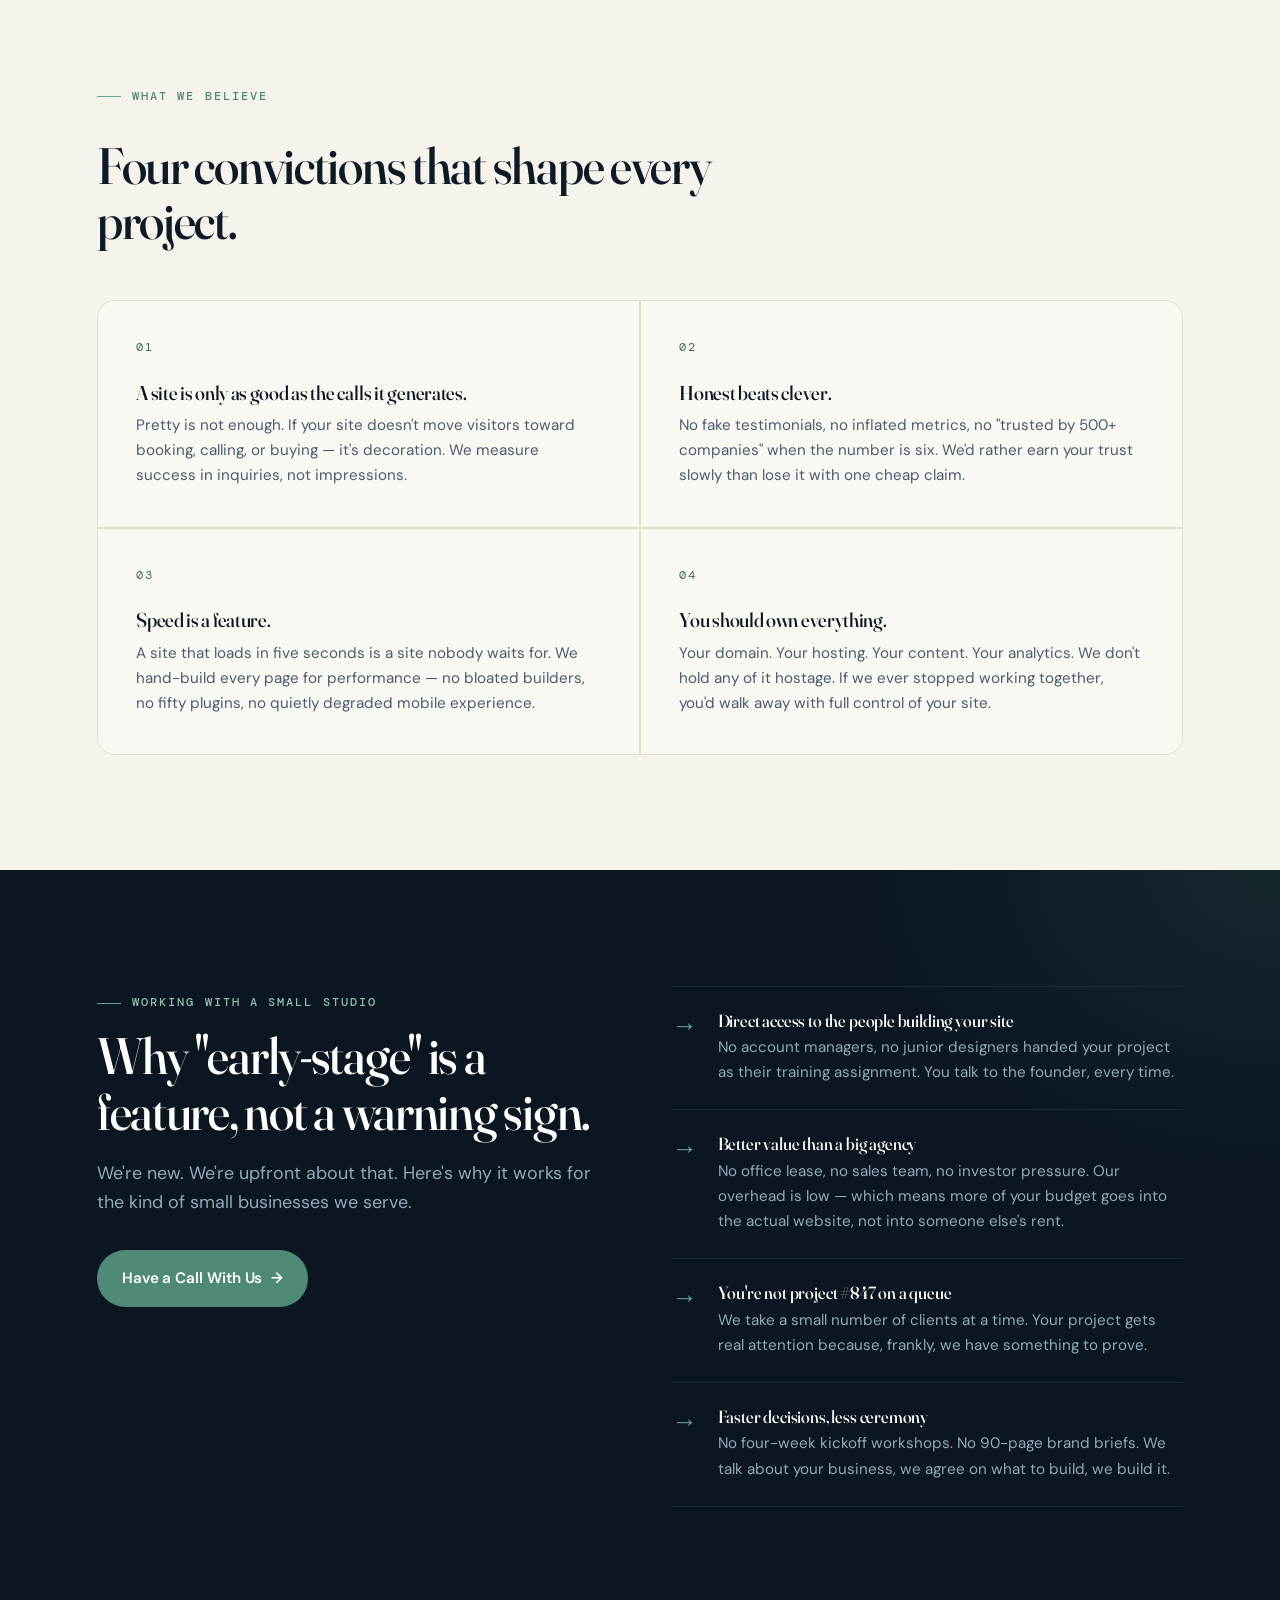
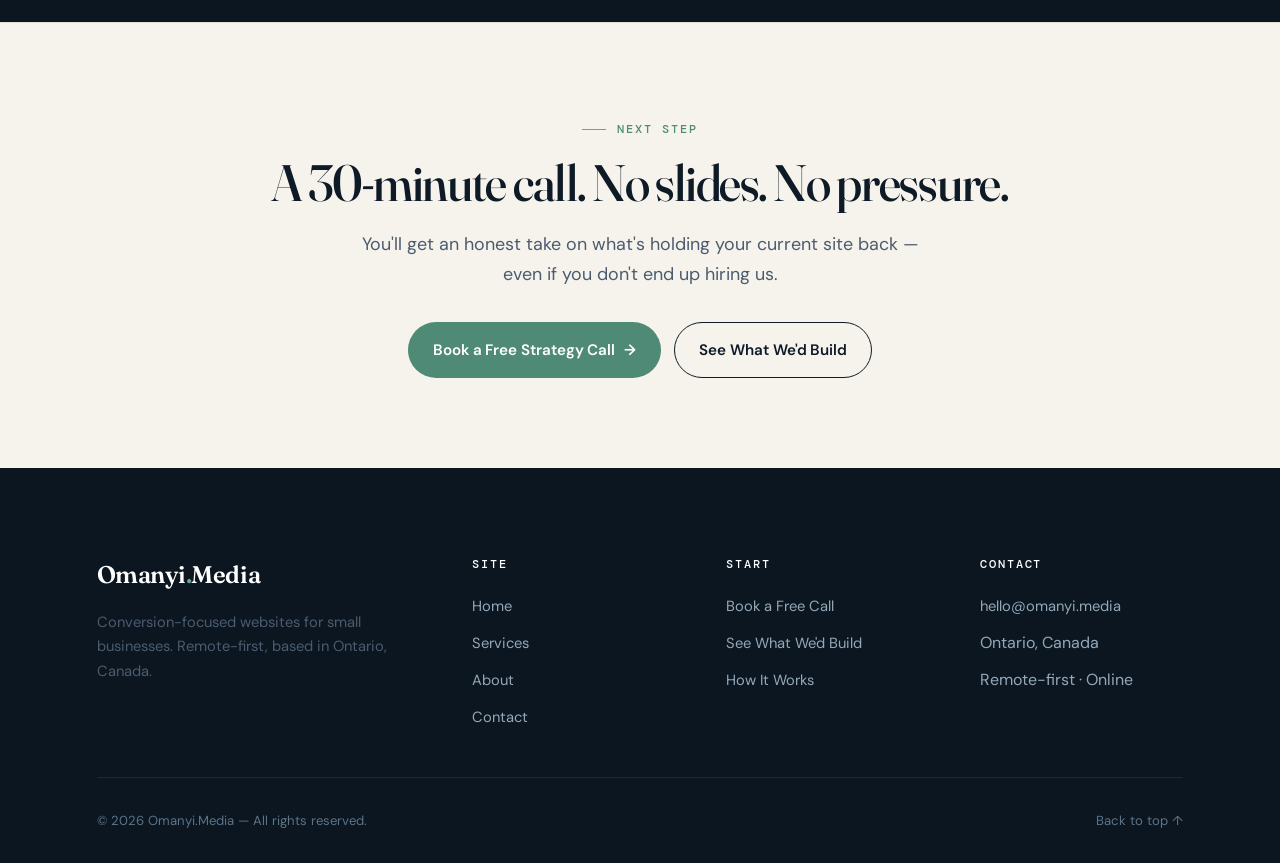
<file: about.html>
<!DOCTYPE html>
<html lang="en">
<head>
  <meta charset="UTF-8" />
  <meta name="viewport" content="width=device-width, initial-scale=1.0" />
  <meta name="description" content="Omanyi.Media is an early-stage web design studio based in Ontario, Canada. We build conversion-focused websites for small businesses across Canada and the US." />
  <meta name="theme-color" content="#0B1620" />
  <title>About — Omanyi.Media</title>

  <link rel="icon" type="image/svg+xml" href="data:image/svg+xml,<svg xmlns='http://www.w3.org/2000/svg' viewBox='0 0 32 32'><rect width='32' height='32' rx='8' fill='%230B1620'/><text x='16' y='22' font-family='serif' font-size='20' font-weight='700' text-anchor='middle' fill='%236BA292'>O</text></svg>" />

  <link rel="preconnect" href="https://fonts.googleapis.com" />
  <link rel="preconnect" href="https://fonts.gstatic.com" crossorigin />

  <link rel="stylesheet" href="css/base.css" />
  <link rel="stylesheet" href="css/pages/about.css" />
</head>
<body>

  <a href="#main" class="skip-link">Skip to content</a>

  <header class="nav">
    <div class="nav-inner">
      <a href="index.html" class="nav-logo" aria-label="Omanyi.Media — Home">Omanyi<span>.</span>Media</a>
      <button class="nav-toggle" aria-expanded="false" aria-controls="primary-menu" aria-label="Open menu">
        <span></span><span></span><span></span>
      </button>
      <nav id="primary-menu" class="nav-menu" aria-label="Primary">
        <a href="index.html">Home</a>
        <a href="services.html">Services</a>
        <a href="about.html" class="is-active">About</a>
        <a href="contact.html">Contact</a>
        <a href="contact.html#book" class="nav-cta">Book a Free Call</a>
      </nav>
    </div>
  </header>

  <main id="main">

    <!-- PAGE HERO -->
    <section class="page-hero">
      <div class="wrap">
        <span class="eyebrow reveal">About Omanyi.Media</span>
        <h1 class="reveal" data-delay="1">A small studio building websites that earn their place on your homepage.</h1>
        <p class="lede reveal" data-delay="2">
          We're based in Ontario, Canada. We work remotely with small businesses across Canada and the US. We don't have a fancy office, a sales floor, or a corporate parent — and that's the point.
        </p>
      </div>
    </section>

    <!-- STORY -->
    <section class="section">
      <div class="wrap">
        <div class="story-layout">
          <div class="reveal">
            <span class="eyebrow">Why we exist</span>
            <h2 style="margin-top:1rem;">Small businesses deserve better than what they've been sold.</h2>
          </div>
          <div class="story-body reveal" data-delay="1">
            <p>
              The way most small businesses get a website goes one of two ways. Path one: they pay an agency $10,000 for a slow, over-engineered site that takes nine months and still doesn't generate leads. Path two: they try a drag-and-drop builder, end up with something that looks like 50,000 other businesses, and quietly lose customers to competitors who took it more seriously.
            </p>
            <p>
              We started Omanyi.Media because there's a missing middle. Small businesses need sites that are professionally designed, built to rank, and actually convert — without the price tag or runaround of an agency, and without the templated mediocrity of a builder.
            </p>
            <p>
              We're an early-stage studio. That means you'll work directly with the people doing the work. No account manager, no junior designer, no handoffs to a team three time zones away. You'll know exactly who's building your site and exactly what it'll cost — before you hand over a dollar.
            </p>

            <blockquote class="story-quote">
              "A website is the single piece of marketing every customer touches before they decide to call. If it's bad, you're paying for that every day in lost business."
              <span class="story-quote-attr">— Our working principle</span>
            </blockquote>
          </div>
        </div>
      </div>
    </section>

    <!-- BELIEFS -->
    <section class="beliefs section">
      <div class="wrap">
        <div class="section-head reveal">
          <span class="eyebrow">What we believe</span>
          <h2 style="margin-top:1rem;">Four convictions that shape every project.</h2>
        </div>

        <div class="beliefs-grid">
          <article class="belief reveal">
            <span class="belief-num">01</span>
            <h3>A site is only as good as the calls it generates.</h3>
            <p>Pretty is not enough. If your site doesn't move visitors toward booking, calling, or buying — it's decoration. We measure success in inquiries, not impressions.</p>
          </article>

          <article class="belief reveal" data-delay="1">
            <span class="belief-num">02</span>
            <h3>Honest beats clever.</h3>
            <p>No fake testimonials, no inflated metrics, no "trusted by 500+ companies" when the number is six. We'd rather earn your trust slowly than lose it with one cheap claim.</p>
          </article>

          <article class="belief reveal" data-delay="2">
            <span class="belief-num">03</span>
            <h3>Speed is a feature.</h3>
            <p>A site that loads in five seconds is a site nobody waits for. We hand-build every page for performance — no bloated builders, no fifty plugins, no quietly degraded mobile experience.</p>
          </article>

          <article class="belief reveal" data-delay="3">
            <span class="belief-num">04</span>
            <h3>You should own everything.</h3>
            <p>Your domain. Your hosting. Your content. Your analytics. We don't hold any of it hostage. If we ever stopped working together, you'd walk away with full control of your site.</p>
          </article>
        </div>
      </div>
    </section>

    <!-- WHY EARLY-STAGE -->
    <section class="why-early section on-dark">
      <div class="wrap">
        <div class="why-grid">
          <div class="reveal">
            <span class="eyebrow">Working with a small studio</span>
            <h2 style="margin-top:1rem;">Why "early-stage" is a feature, not a warning sign.</h2>
            <p class="lede" style="margin-top:1.25rem;">
              We're new. We're upfront about that. Here's why it works for the kind of small businesses we serve.
            </p>
            <div style="margin-top: 2rem;">
              <a href="contact.html#book" class="btn btn-primary">Have a Call With Us <span class="arrow">→</span></a>
            </div>
          </div>

          <div class="why-list reveal" data-delay="1">
            <div class="why-item">
              <span class="why-mark">→</span>
              <div>
                <h4>Direct access to the people building your site</h4>
                <p>No account managers, no junior designers handed your project as their training assignment. You talk to the founder, every time.</p>
              </div>
            </div>
            <div class="why-item">
              <span class="why-mark">→</span>
              <div>
                <h4>Better value than a big agency</h4>
                <p>No office lease, no sales team, no investor pressure. Our overhead is low — which means more of your budget goes into the actual website, not into someone else's rent.</p>
              </div>
            </div>
            <div class="why-item">
              <span class="why-mark">→</span>
              <div>
                <h4>You're not project #847 on a queue</h4>
                <p>We take a small number of clients at a time. Your project gets real attention because, frankly, we have something to prove.</p>
              </div>
            </div>
            <div class="why-item">
              <span class="why-mark">→</span>
              <div>
                <h4>Faster decisions, less ceremony</h4>
                <p>No four-week kickoff workshops. No 90-page brand briefs. We talk about your business, we agree on what to build, we build it.</p>
              </div>
            </div>
          </div>
        </div>
      </div>
    </section>

    <!-- CTA STRIP -->
    <section class="cta-strip">
      <div class="wrap">
        <span class="eyebrow reveal" style="justify-content:center;">Next step</span>
        <h2 class="reveal" data-delay="1" style="margin-top:1rem;">A 30-minute call. No slides. No pressure.</h2>
        <p class="lede reveal" data-delay="2">
          You'll get an honest take on what's holding your current site back — even if you don't end up hiring us.
        </p>
        <div class="actions reveal" data-delay="3">
          <a href="contact.html#book" class="btn btn-primary">Book a Free Strategy Call <span class="arrow">→</span></a>
          <a href="services.html" class="btn btn-secondary">See What We'd Build</a>
        </div>
      </div>
    </section>

  </main>

  <!-- FOOTER -->
  <footer class="footer">
    <div class="wrap">
      <div class="footer-grid">
        <div>
          <a href="index.html" class="footer-brand">Omanyi<span>.</span>Media</a>
          <p class="footer-tag">Conversion-focused websites for small businesses. Remote-first, based in Ontario, Canada.</p>
        </div>
        <div>
          <div class="footer-col-title">Site</div>
          <ul class="footer-list">
            <li><a href="index.html">Home</a></li>
            <li><a href="services.html">Services</a></li>
            <li><a href="about.html">About</a></li>
            <li><a href="contact.html">Contact</a></li>
          </ul>
        </div>
        <div>
          <div class="footer-col-title">Start</div>
          <ul class="footer-list">
            <li><a href="contact.html#book">Book a Free Call</a></li>
            <li><a href="services.html">See What We'd Build</a></li>
            <li><a href="services.html#how-it-works">How It Works</a></li>
          </ul>
        </div>
        <div>
          <div class="footer-col-title">Contact</div>
          <ul class="footer-list">
            <li><a href="mailto:hello@omanyi.media">hello@omanyi.media</a></li>
            <li>Ontario, Canada</li>
            <li>Remote-first · Online</li>
          </ul>
        </div>
      </div>
      <div class="footer-bottom">
        <span>© 2026 Omanyi.Media — All rights reserved.</span>
        <span><a href="#main">Back to top ↑</a></span>
      </div>
    </div>
  </footer>

  <script src="js/main.js"></script>
</body>
</html>
</file>
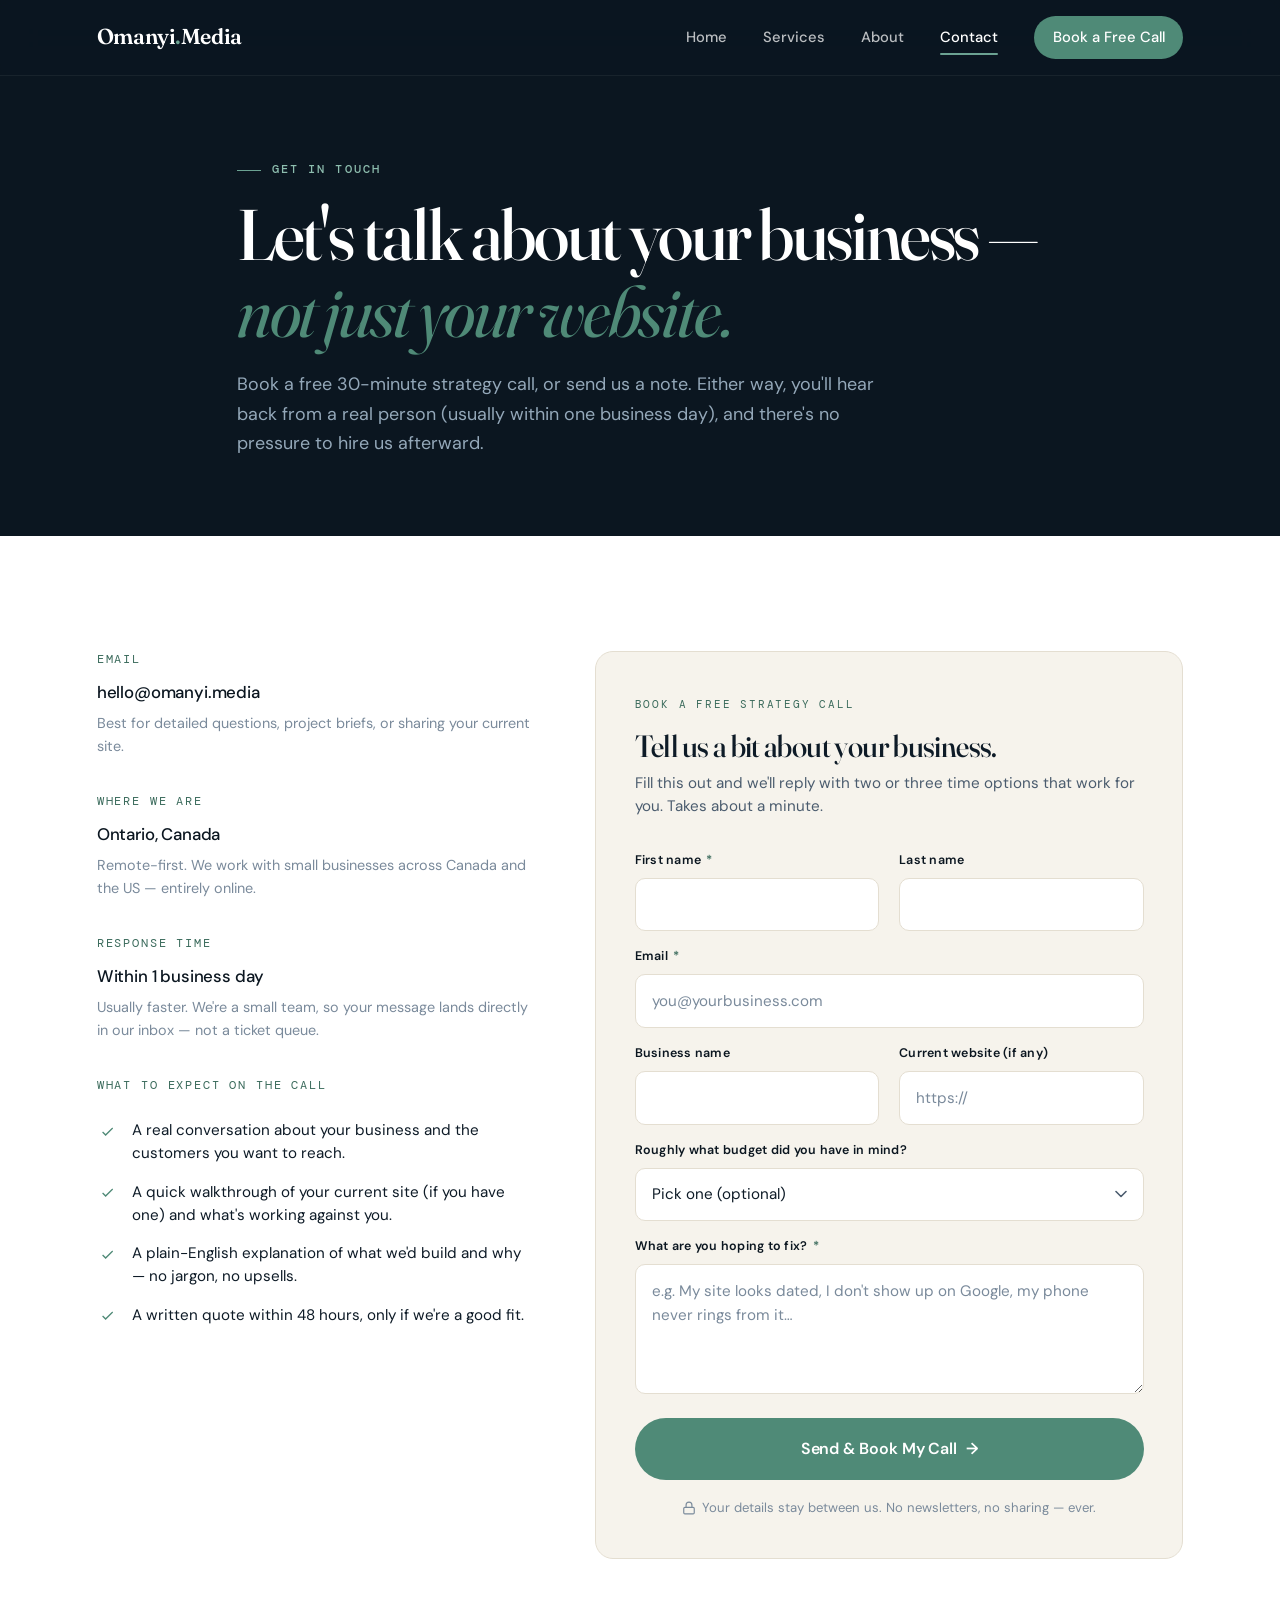
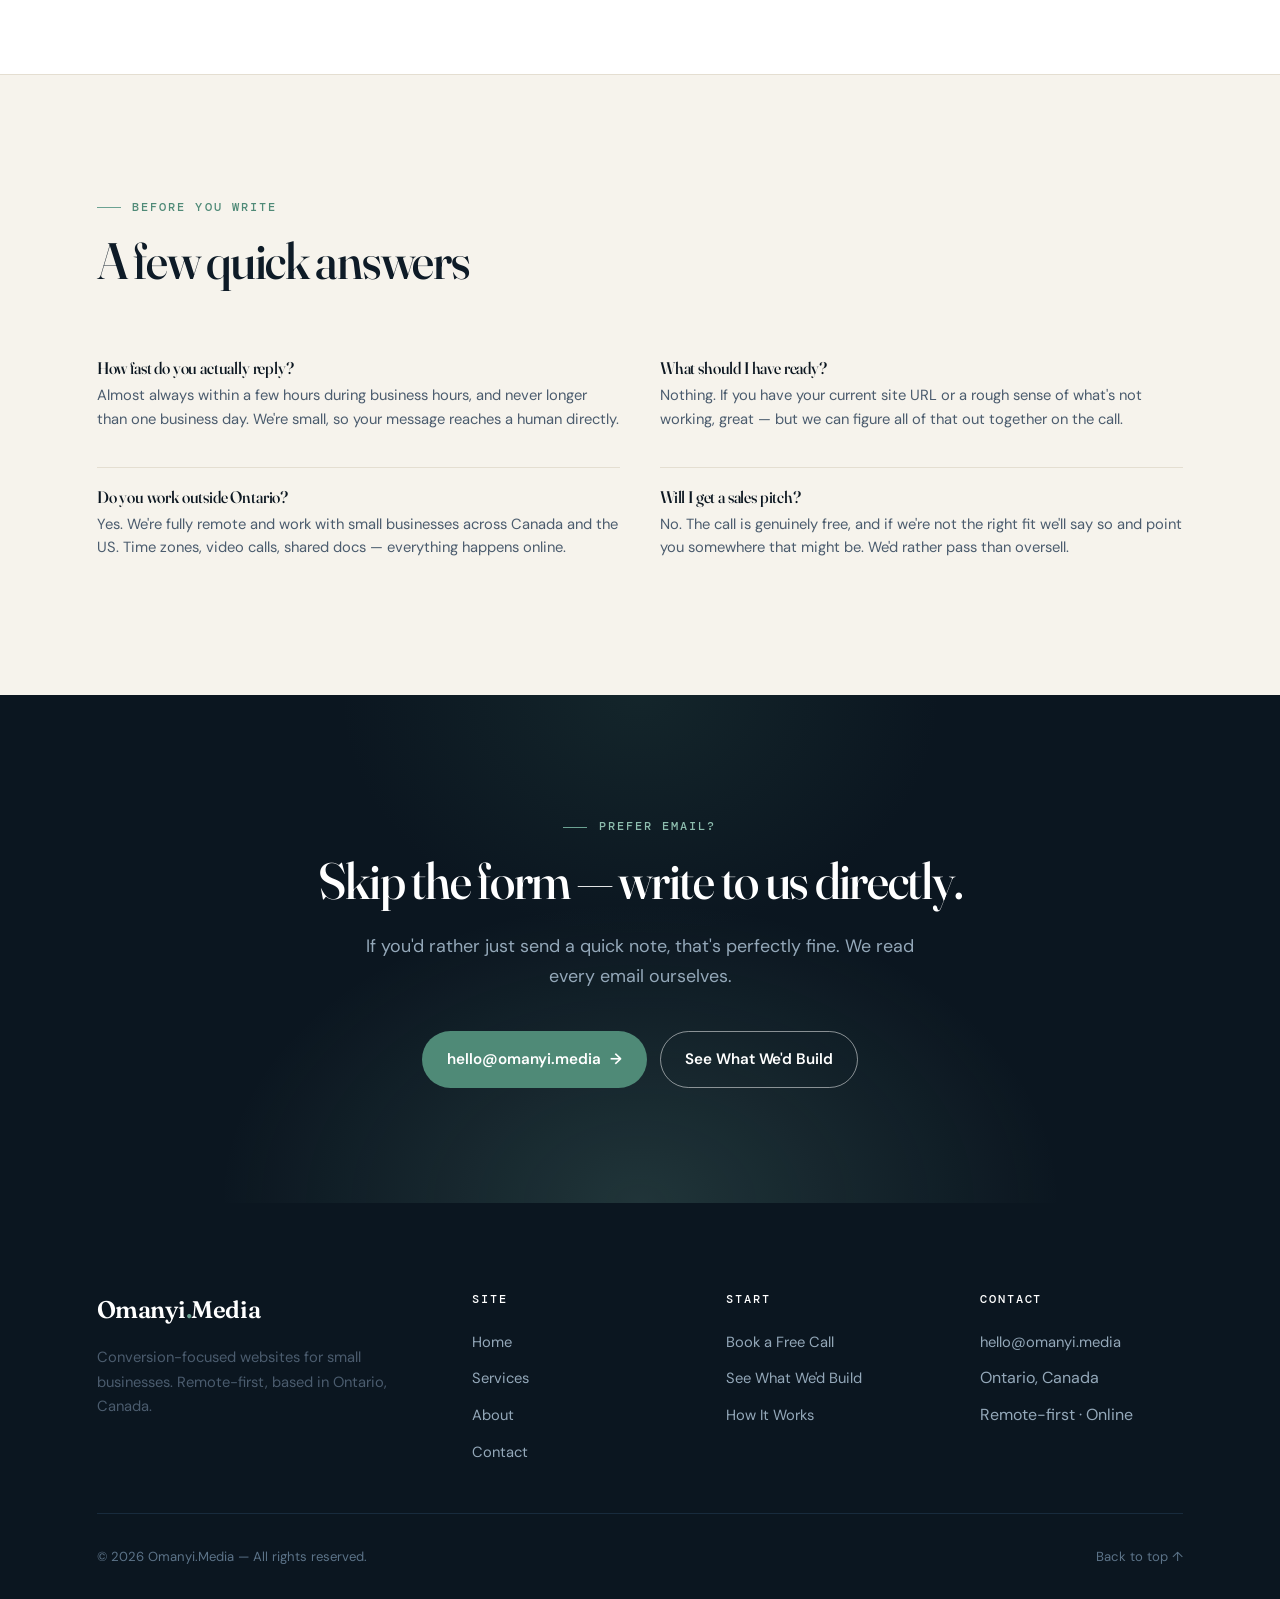
<file: contact.html>
<!DOCTYPE html>
<html lang="en">
<head>
  <meta charset="UTF-8" />
  <meta name="viewport" content="width=device-width, initial-scale=1.0" />
  <meta name="description" content="Book a free 30-minute strategy call with Omanyi.Media. No pressure, no sales script — we'll look at your current site, talk about your business, and tell you honestly whether a new website would help." />
  <meta name="theme-color" content="#0B1620" />
  <title>Contact &amp; Book a Free Call — Omanyi.Media</title>

  <link rel="icon" type="image/svg+xml" href="data:image/svg+xml,<svg xmlns='http://www.w3.org/2000/svg' viewBox='0 0 32 32'><rect width='32' height='32' rx='8' fill='%230B1620'/><text x='16' y='22' font-family='serif' font-size='20' font-weight='700' text-anchor='middle' fill='%236BA292'>O</text></svg>" />

  <link rel="preconnect" href="https://fonts.googleapis.com" />
  <link rel="preconnect" href="https://fonts.gstatic.com" crossorigin />

  <link rel="stylesheet" href="css/base.css" />
  <link rel="stylesheet" href="css/pages/contact.css" />
</head>
<body>

  <a href="#main" class="skip-link">Skip to content</a>

  <header class="nav">
    <div class="nav-inner">
      <a href="index.html" class="nav-logo" aria-label="Omanyi.Media — Home">Omanyi<span>.</span>Media</a>
      <button class="nav-toggle" aria-expanded="false" aria-controls="primary-menu" aria-label="Open menu">
        <span></span><span></span><span></span>
      </button>
      <nav id="primary-menu" class="nav-menu" aria-label="Primary">
        <a href="index.html">Home</a>
        <a href="services.html">Services</a>
        <a href="about.html">About</a>
        <a href="contact.html" class="is-active">Contact</a>
        <a href="contact.html#book" class="nav-cta">Book a Free Call</a>
      </nav>
    </div>
  </header>

  <main id="main">

    <!-- PAGE HERO -->
    <section class="page-hero">
      <div class="wrap">
        <span class="eyebrow reveal">Get in touch</span>
        <h1 class="reveal" data-delay="1">Let's talk about your business — <em>not just your website.</em></h1>
        <p class="lede reveal" data-delay="2">
          Book a free 30-minute strategy call, or send us a note. Either way, you'll hear back from a real person (usually within one business day), and there's no pressure to hire us afterward.
        </p>
      </div>
    </section>

    <!-- CONTACT LAYOUT -->
    <section class="section">
      <div class="wrap">
        <div class="contact-layout">

          <!-- LEFT: INFO -->
          <aside class="contact-info reveal">
            <div class="info-block">
              <div class="label">Email</div>
              <div class="value"><a href="mailto:hello@omanyi.media">hello@omanyi.media</a></div>
              <div class="note">Best for detailed questions, project briefs, or sharing your current site.</div>
            </div>

            <div class="info-block">
              <div class="label">Where we are</div>
              <div class="value">Ontario, Canada</div>
              <div class="note">Remote-first. We work with small businesses across Canada and the US — entirely online.</div>
            </div>

            <div class="info-block">
              <div class="label">Response time</div>
              <div class="value">Within 1 business day</div>
              <div class="note">Usually faster. We're a small team, so your message lands directly in our inbox — not a ticket queue.</div>
            </div>

            <div class="info-block">
              <div class="label">What to expect on the call</div>
              <ul class="expect-list">
                <li>A real conversation about your business and the customers you want to reach.</li>
                <li>A quick walkthrough of your current site (if you have one) and what's working against you.</li>
                <li>A plain-English explanation of what we'd build and why — no jargon, no upsells.</li>
                <li>A written quote within 48 hours, only if we're a good fit.</li>
              </ul>
            </div>
          </aside>

          <!-- RIGHT: FORM -->
          <div class="form-card reveal" data-delay="1" id="book">
            <span class="label">Book a free strategy call</span>
            <h2>Tell us a bit about your business.</h2>
            <p class="form-sub">
              Fill this out and we'll reply with two or three time options that work for you. Takes about a minute.
            </p>

            <form data-form="contact" novalidate>
              <div class="form-grid">
                <div class="field">
                  <label for="firstName">First name <span class="req" aria-hidden="true">*</span></label>
                  <input type="text" id="firstName" name="firstName" autocomplete="given-name" required />
                </div>
                <div class="field">
                  <label for="lastName">Last name</label>
                  <input type="text" id="lastName" name="lastName" autocomplete="family-name" />
                </div>

                <div class="field span-2">
                  <label for="email">Email <span class="req" aria-hidden="true">*</span></label>
                  <input type="email" id="email" name="email" autocomplete="email" required placeholder="you@yourbusiness.com" />
                </div>

                <div class="field">
                  <label for="business">Business name</label>
                  <input type="text" id="business" name="business" autocomplete="organization" />
                </div>
                <div class="field">
                  <label for="website">Current website (if any)</label>
                  <input type="url" id="website" name="website" placeholder="https://" />
                </div>

                <div class="field span-2">
                  <label for="budget">Roughly what budget did you have in mind?</label>
                  <select id="budget" name="budget">
                    <option value="">Pick one (optional)</option>
                    <option value="under-1500">Under $1,500</option>
                    <option value="1500-3000">$1,500 – $3,000</option>
                    <option value="3000-5000">$3,000 – $5,000</option>
                    <option value="5000-plus">$5,000+</option>
                    <option value="not-sure">Not sure yet</option>
                  </select>
                </div>

                <div class="field span-2">
                  <label for="message">What are you hoping to fix? <span class="req" aria-hidden="true">*</span></label>
                  <textarea id="message" name="message" required placeholder="e.g. My site looks dated, I don't show up on Google, my phone never rings from it…"></textarea>
                </div>
              </div>

              <div class="form-actions">
                <button type="submit" class="btn btn-primary">
                  Send &amp; Book My Call <span class="arrow">→</span>
                </button>
                <p class="form-note">
                  <svg width="14" height="14" viewBox="0 0 24 24" fill="none" stroke="currentColor" stroke-width="2" stroke-linecap="round" stroke-linejoin="round" aria-hidden="true">
                    <rect x="3" y="11" width="18" height="11" rx="2"/><path d="M7 11V7a5 5 0 0 1 10 0v4"/>
                  </svg>
                  Your details stay between us. No newsletters, no sharing — ever.
                </p>
              </div>
            </form>

            <!-- Success state (toggled by main.js) -->
            <div class="form-success" hidden>
              <div class="check" aria-hidden="true">
                <svg width="28" height="28" viewBox="0 0 24 24" fill="none" stroke="currentColor" stroke-width="3" stroke-linecap="round" stroke-linejoin="round">
                  <polyline points="20 6 9 17 4 12"/>
                </svg>
              </div>
              <h3>Message received.</h3>
              <p>Thanks — we'll be in touch within one business day with a couple of time options for your call.</p>
            </div>
          </div>

        </div>
      </div>
    </section>

    <!-- CONTACT FAQ -->
    <section class="section contact-faq">
      <div class="wrap">
        <div class="section-head reveal">
          <span class="eyebrow">Before you write</span>
          <h2>A few quick answers</h2>
        </div>

        <div class="contact-faq-grid">
          <div class="cf-item reveal">
            <h4>How fast do you actually reply?</h4>
            <p>Almost always within a few hours during business hours, and never longer than one business day. We're small, so your message reaches a human directly.</p>
          </div>
          <div class="cf-item reveal" data-delay="1">
            <h4>What should I have ready?</h4>
            <p>Nothing. If you have your current site URL or a rough sense of what's not working, great — but we can figure all of that out together on the call.</p>
          </div>
          <div class="cf-item reveal" data-delay="2">
            <h4>Do you work outside Ontario?</h4>
            <p>Yes. We're fully remote and work with small businesses across Canada and the US. Time zones, video calls, shared docs — everything happens online.</p>
          </div>
          <div class="cf-item reveal" data-delay="3">
            <h4>Will I get a sales pitch?</h4>
            <p>No. The call is genuinely free, and if we're not the right fit we'll say so and point you somewhere that might be. We'd rather pass than oversell.</p>
          </div>
        </div>
      </div>
    </section>

    <!-- FINAL CTA STRIP -->
    <section class="cta-final on-dark section">
      <div class="wrap">
        <span class="eyebrow reveal">Prefer email?</span>
        <h2 class="reveal" data-delay="1" style="margin-top:1rem;">Skip the form — write to us directly.</h2>
        <p class="lede reveal" data-delay="2">
          If you'd rather just send a quick note, that's perfectly fine. We read every email ourselves.
        </p>
        <div class="actions reveal" data-delay="3" style="display:inline-flex;flex-wrap:wrap;gap:0.85rem;justify-content:center;">
          <a href="mailto:hello@omanyi.media" class="btn btn-primary">hello@omanyi.media <span class="arrow">→</span></a>
          <a href="services.html" class="btn btn-secondary">See What We'd Build</a>
        </div>
      </div>
    </section>

  </main>

  <!-- FOOTER -->
  <footer class="footer">
    <div class="wrap">
      <div class="footer-grid">
        <div>
          <a href="index.html" class="footer-brand">Omanyi<span>.</span>Media</a>
          <p class="footer-tag">Conversion-focused websites for small businesses. Remote-first, based in Ontario, Canada.</p>
        </div>
        <div>
          <div class="footer-col-title">Site</div>
          <ul class="footer-list">
            <li><a href="index.html">Home</a></li>
            <li><a href="services.html">Services</a></li>
            <li><a href="about.html">About</a></li>
            <li><a href="contact.html">Contact</a></li>
          </ul>
        </div>
        <div>
          <div class="footer-col-title">Start</div>
          <ul class="footer-list">
            <li><a href="contact.html#book">Book a Free Call</a></li>
            <li><a href="services.html">See What We'd Build</a></li>
            <li><a href="services.html#how-it-works">How It Works</a></li>
          </ul>
        </div>
        <div>
          <div class="footer-col-title">Contact</div>
          <ul class="footer-list">
            <li><a href="mailto:hello@omanyi.media">hello@omanyi.media</a></li>
            <li>Ontario, Canada</li>
            <li>Remote-first · Online</li>
          </ul>
        </div>
      </div>
      <div class="footer-bottom">
        <span>© 2026 Omanyi.Media — All rights reserved.</span>
        <span><a href="#main">Back to top ↑</a></span>
      </div>
    </div>
  </footer>

  <script src="js/main.js"></script>
</body>
</html>
</file>
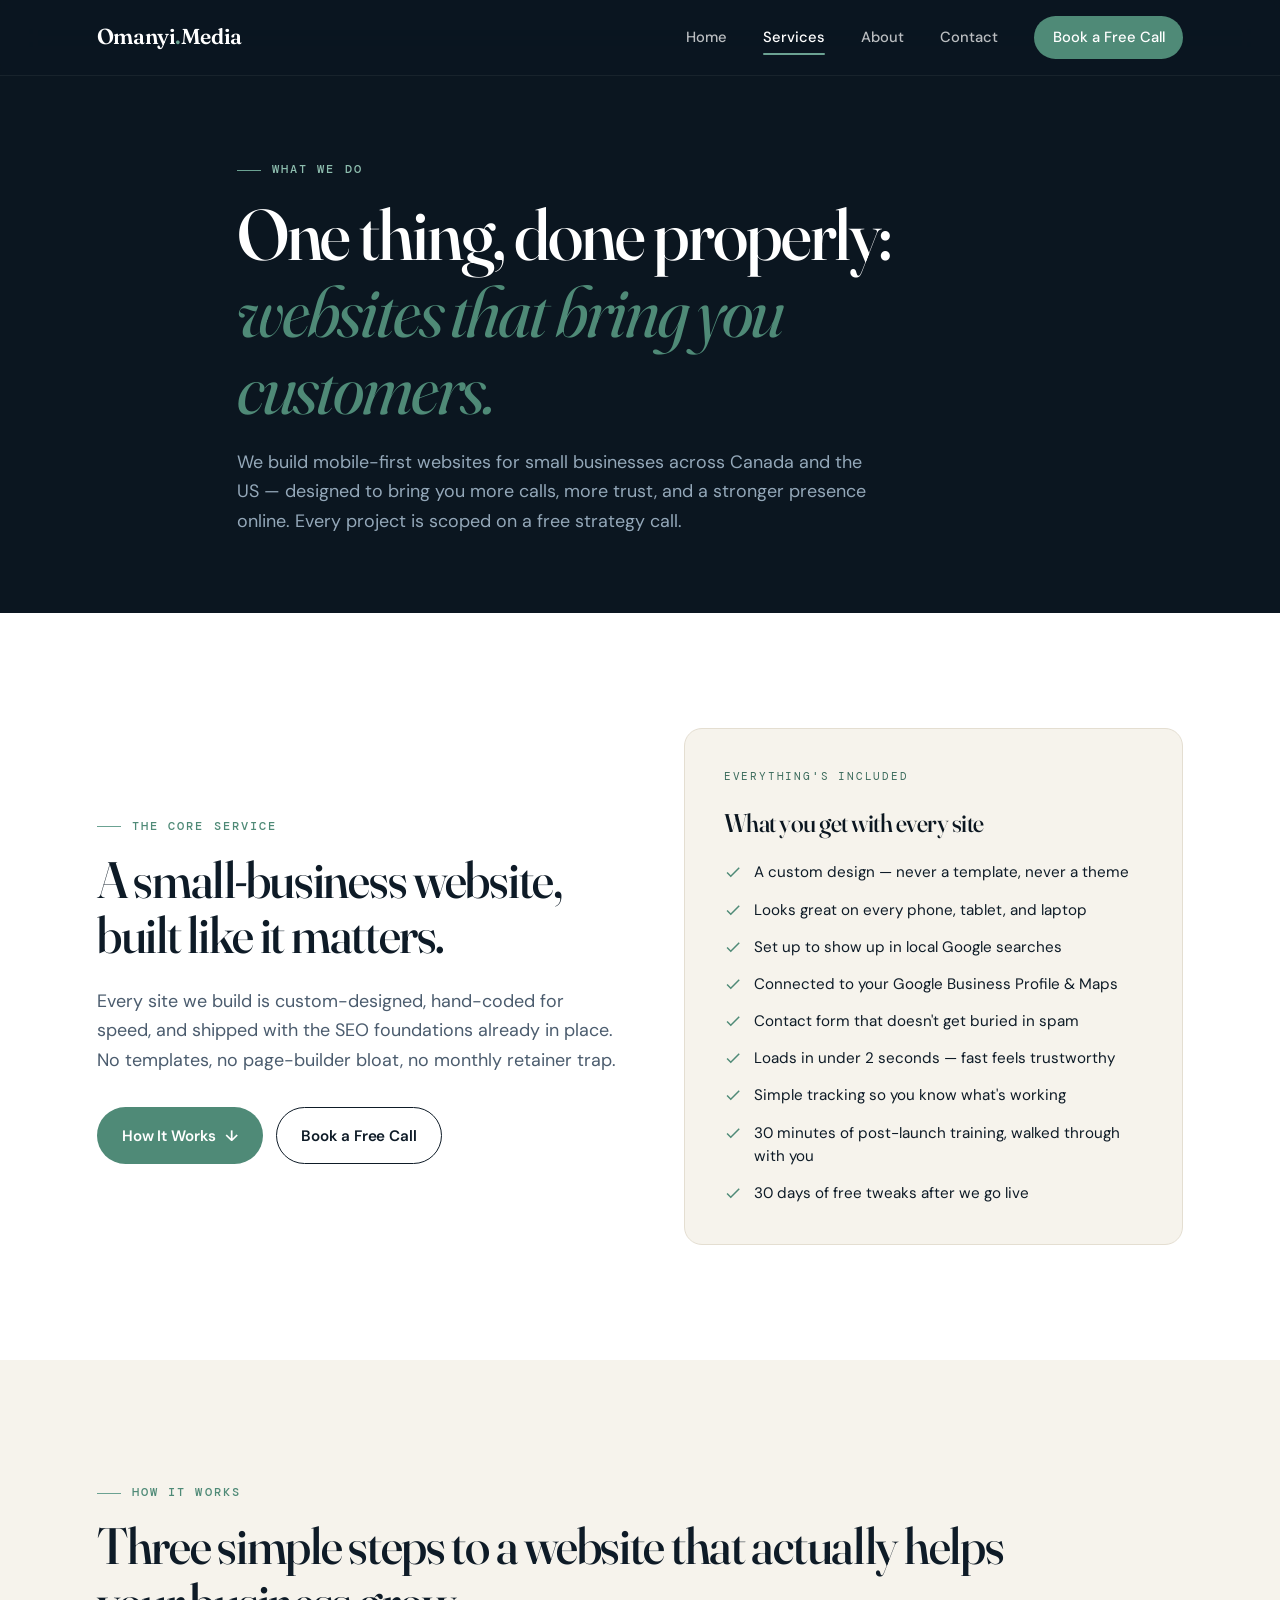
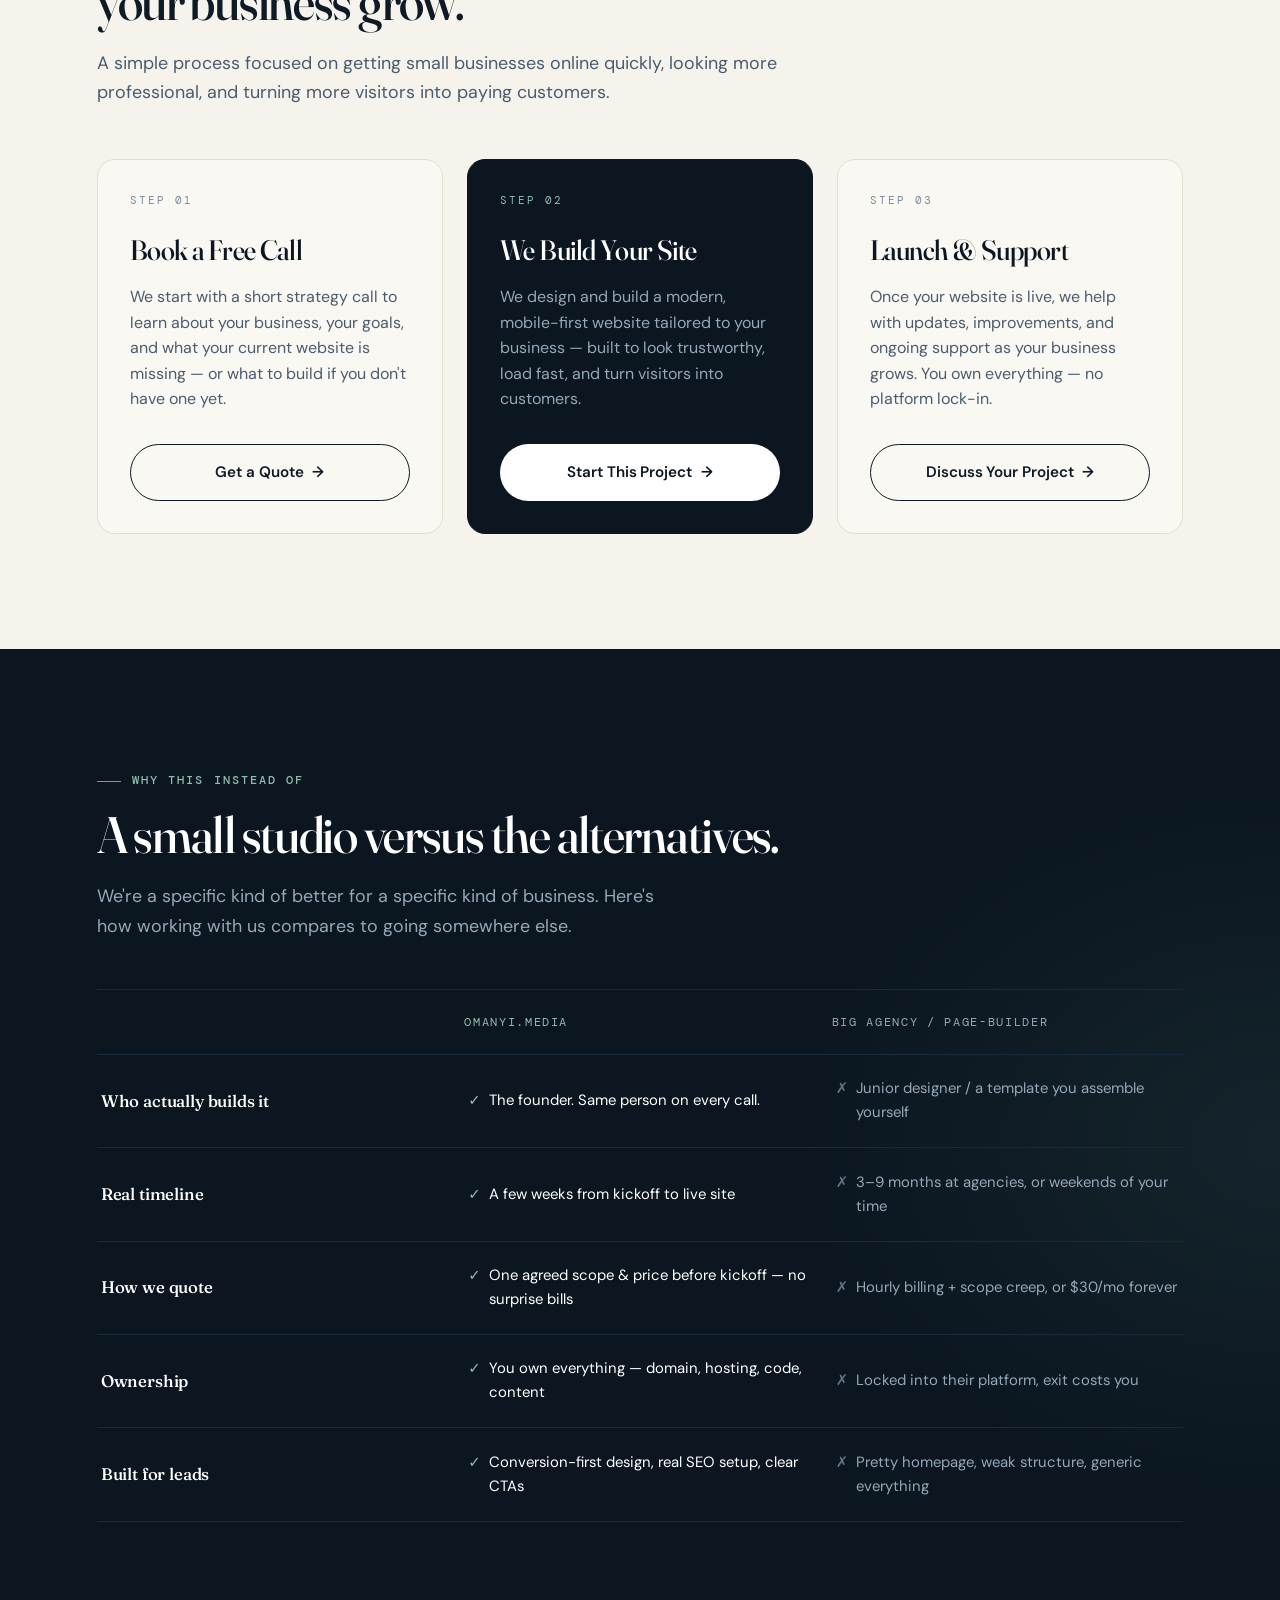
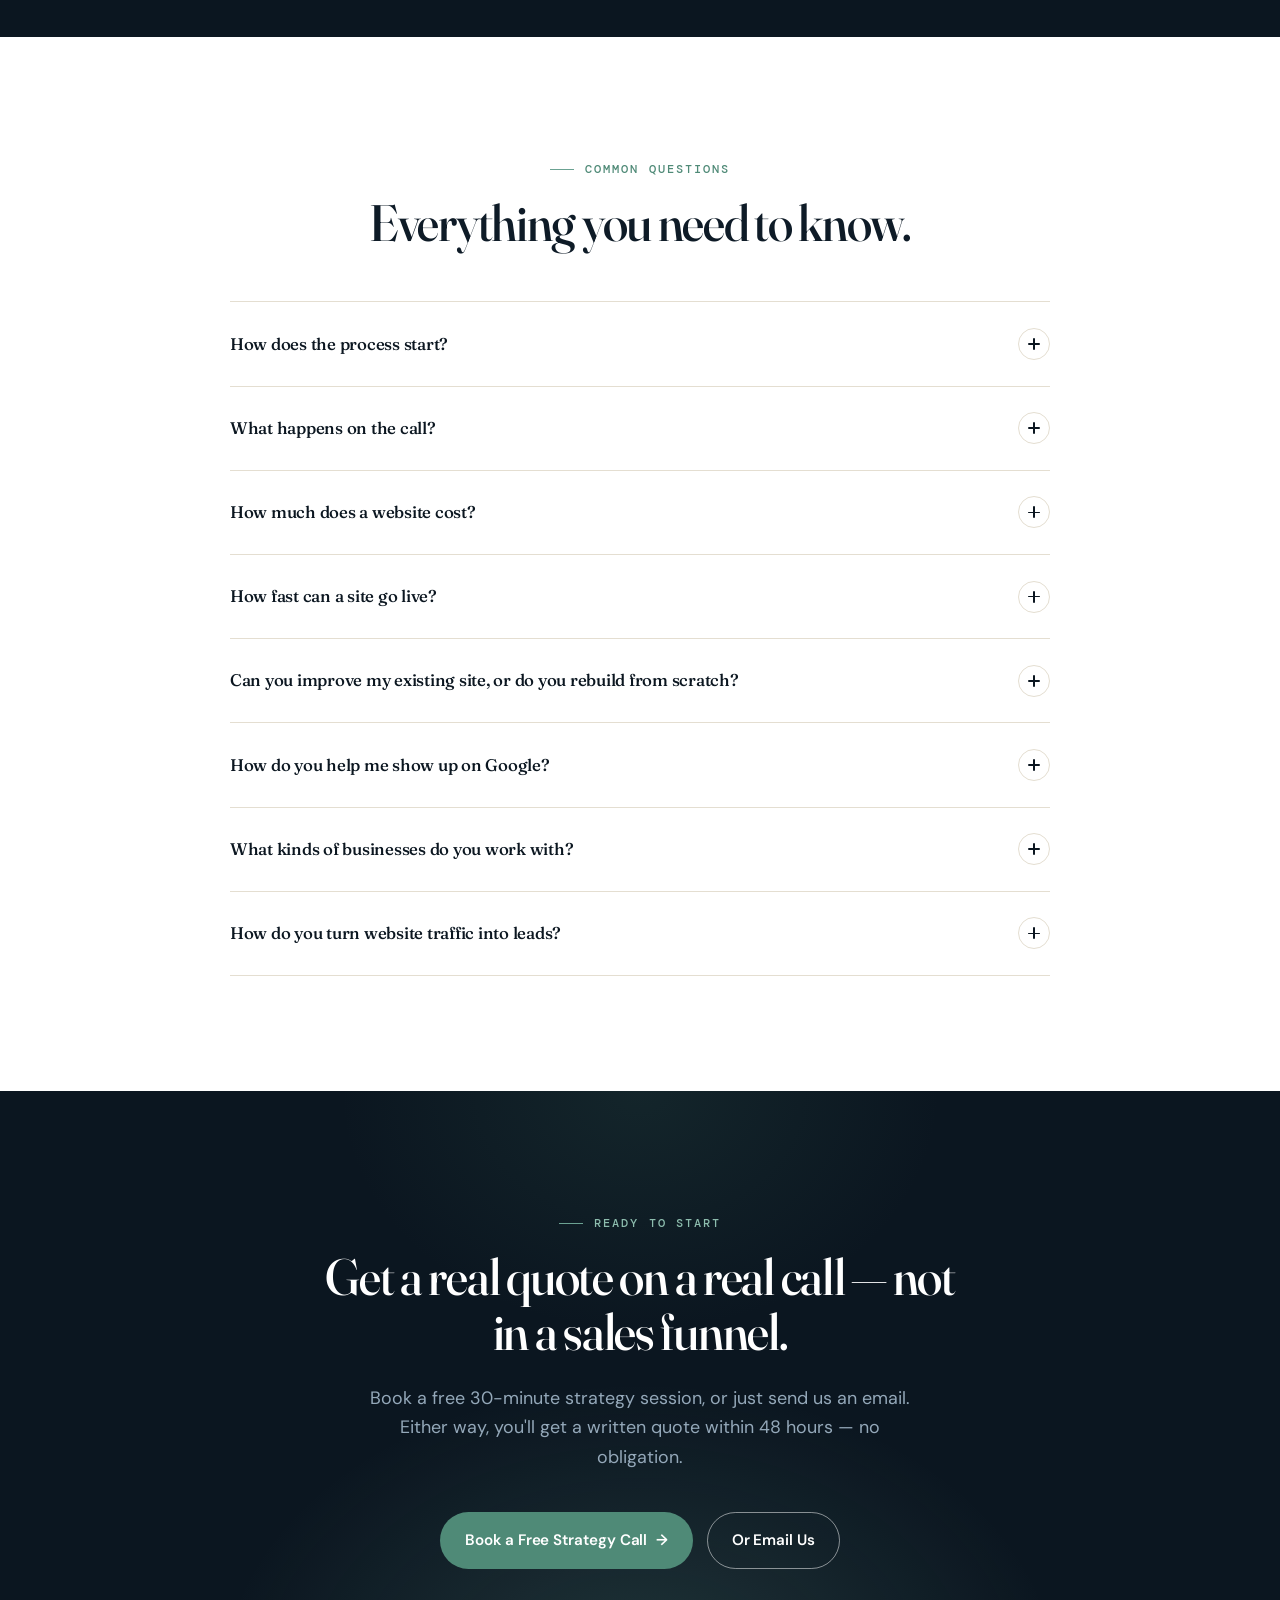
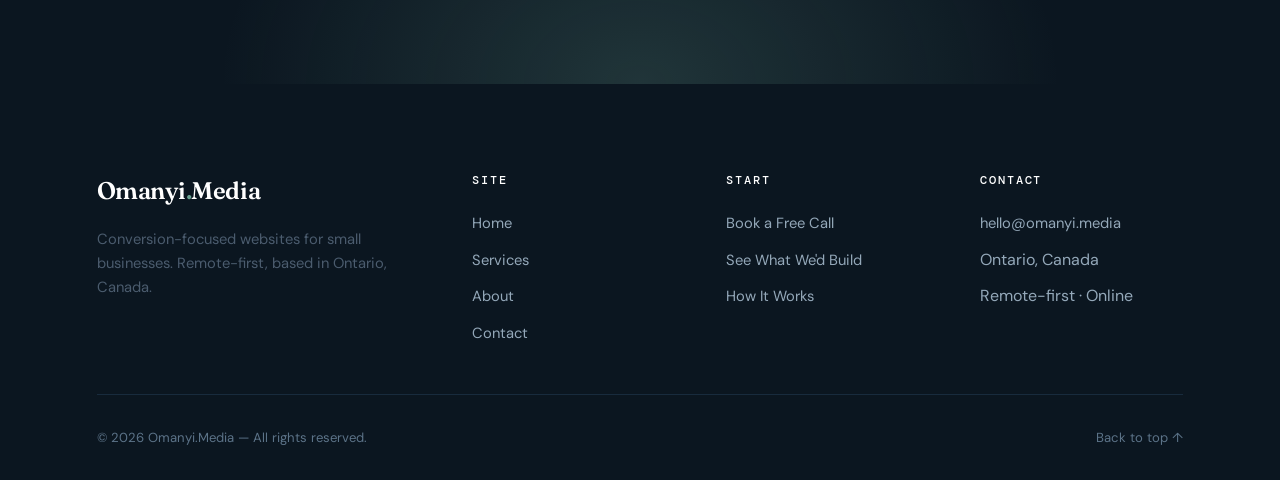
<file: services.html>
<!DOCTYPE html>
<html lang="en">
<head>
  <meta charset="UTF-8" />
  <meta name="viewport" content="width=device-width, initial-scale=1.0" />
  <meta name="description" content="Conversion-focused websites for small businesses. Built mobile-first to bring you more calls, more trust, and a stronger online presence — without the agency price tag." />
  <meta name="theme-color" content="#0B1620" />
  <title>Services — Omanyi.Media</title>

  <link rel="icon" type="image/svg+xml" href="data:image/svg+xml,<svg xmlns='http://www.w3.org/2000/svg' viewBox='0 0 32 32'><rect width='32' height='32' rx='8' fill='%230B1620'/><text x='16' y='22' font-family='serif' font-size='20' font-weight='700' text-anchor='middle' fill='%236BA292'>O</text></svg>" />

  <link rel="preconnect" href="https://fonts.googleapis.com" />
  <link rel="preconnect" href="https://fonts.gstatic.com" crossorigin />

  <link rel="stylesheet" href="css/base.css" />
  <link rel="stylesheet" href="css/pages/services.css" />
</head>
<body>

  <a href="#main" class="skip-link">Skip to content</a>

  <header class="nav">
    <div class="nav-inner">
      <a href="index.html" class="nav-logo" aria-label="Omanyi.Media — Home">Omanyi<span>.</span>Media</a>
      <button class="nav-toggle" aria-expanded="false" aria-controls="primary-menu" aria-label="Open menu">
        <span></span><span></span><span></span>
      </button>
      <nav id="primary-menu" class="nav-menu" aria-label="Primary">
        <a href="index.html">Home</a>
        <a href="services.html" class="is-active">Services</a>
        <a href="about.html">About</a>
        <a href="contact.html">Contact</a>
        <a href="contact.html#book" class="nav-cta">Book a Free Call</a>
      </nav>
    </div>
  </header>

  <main id="main">

    <!-- PAGE HERO -->
    <section class="page-hero">
      <div class="wrap">
        <span class="eyebrow reveal">What we do</span>
        <h1 class="reveal" data-delay="1">One thing, done properly: <em>websites that bring you customers.</em></h1>
        <p class="lede reveal" data-delay="2">
          We build mobile-first websites for small businesses across Canada and the US — designed to bring you more calls, more trust, and a stronger presence online. Every project is scoped on a free strategy call.
        </p>
      </div>
    </section>

    <!-- OFFER OVERVIEW -->
    <section class="section">
      <div class="wrap">
        <div class="offer">
          <div class="offer-copy reveal">
            <span class="eyebrow">The core service</span>
            <h2 style="margin-top:1rem;">A small-business website, built like it matters.</h2>
            <p class="lede">
              Every site we build is custom-designed, hand-coded for speed, and shipped with the SEO foundations already in place. No templates, no page-builder bloat, no monthly retainer trap.
            </p>
            <div class="offer-actions">
              <a href="#how-it-works" class="btn btn-primary">How It Works <span class="arrow">↓</span></a>
              <a href="contact.html#book" class="btn btn-secondary">Book a Free Call</a>
            </div>
          </div>

          <div class="offer-card reveal" data-delay="1">
            <span class="label">Everything's included</span>
            <h3>What you get with every site</h3>
            <ul class="includes-list">
              <li>A custom design — never a template, never a theme</li>
              <li>Looks great on every phone, tablet, and laptop</li>
              <li>Set up to show up in local Google searches</li>
              <li>Connected to your Google Business Profile &amp; Maps</li>
              <li>Contact form that doesn't get buried in spam</li>
              <li>Loads in under 2 seconds — fast feels trustworthy</li>
              <li>Simple tracking so you know what's working</li>
              <li>30 minutes of post-launch training, walked through with you</li>
              <li>30 days of free tweaks after we go live</li>
            </ul>
          </div>
        </div>
      </div>
    </section>

    <!-- HOW IT WORKS -->
    <section class="how section" id="how-it-works">
      <div class="wrap">
        <div class="how-head reveal">
          <span class="eyebrow">How it works</span>
          <h2>Three simple steps to a website that actually helps your business grow.</h2>
          <p class="lede">
            A simple process focused on getting small businesses online quickly, looking more professional, and turning more visitors into paying customers.
          </p>
        </div>

        <div class="how-grid">

          <article class="how-card reveal">
            <span class="how-num">Step 01</span>
            <h3>Book a Free Call</h3>
            <p>
              We start with a short strategy call to learn about your business, your goals, and what your current website is missing — or what to build if you don't have one yet.
            </p>
            <a href="contact.html#book" class="btn btn-secondary">Get a Quote <span class="arrow">→</span></a>
          </article>

          <article class="how-card is-featured reveal" data-delay="1">
            <span class="how-num">Step 02</span>
            <h3>We Build Your Site</h3>
            <p>
              We design and build a modern, mobile-first website tailored to your business — built to look trustworthy, load fast, and turn visitors into customers.
            </p>
            <a href="contact.html#book" class="btn btn-light">Start This Project <span class="arrow">→</span></a>
          </article>

          <article class="how-card reveal" data-delay="2">
            <span class="how-num">Step 03</span>
            <h3>Launch &amp; Support</h3>
            <p>
              Once your website is live, we help with updates, improvements, and ongoing support as your business grows. You own everything — no platform lock-in.
            </p>
            <a href="contact.html#book" class="btn btn-secondary">Discuss Your Project <span class="arrow">→</span></a>
          </article>

        </div>
      </div>
    </section>

    <!-- COMPARE -->
    <section class="compare section on-dark">
      <div class="wrap">
        <div class="compare-head reveal">
          <span class="eyebrow">Why this instead of</span>
          <h2 style="margin-top:1rem;">A small studio versus the alternatives.</h2>
          <p class="lede" style="margin-top:1.25rem;">
            We're a specific kind of better for a specific kind of business. Here's how working with us compares to going somewhere else.
          </p>
        </div>

        <div class="compare-table reveal">
          <div class="compare-row is-head">
            <div></div>
            <div>Omanyi.Media</div>
            <div>Big agency / page-builder</div>
          </div>
          <div class="compare-row">
            <div class="compare-cell label">Who actually builds it</div>
            <div class="compare-cell us">The founder. Same person on every call.</div>
            <div class="compare-cell them">Junior designer / a template you assemble yourself</div>
          </div>
          <div class="compare-row">
            <div class="compare-cell label">Real timeline</div>
            <div class="compare-cell us">A few weeks from kickoff to live site</div>
            <div class="compare-cell them">3–9 months at agencies, or weekends of your time</div>
          </div>
          <div class="compare-row">
            <div class="compare-cell label">How we quote</div>
            <div class="compare-cell us">One agreed scope &amp; price before kickoff — no surprise bills</div>
            <div class="compare-cell them">Hourly billing + scope creep, or $30/mo forever</div>
          </div>
          <div class="compare-row">
            <div class="compare-cell label">Ownership</div>
            <div class="compare-cell us">You own everything — domain, hosting, code, content</div>
            <div class="compare-cell them">Locked into their platform, exit costs you</div>
          </div>
          <div class="compare-row">
            <div class="compare-cell label">Built for leads</div>
            <div class="compare-cell us">Conversion-first design, real SEO setup, clear CTAs</div>
            <div class="compare-cell them">Pretty homepage, weak structure, generic everything</div>
          </div>
        </div>
      </div>
    </section>

    <!-- COMMON QUESTIONS -->
    <section class="section">
      <div class="wrap">
        <div class="questions-head reveal">
          <span class="eyebrow">Common questions</span>
          <h2>Everything you need to know.</h2>
        </div>

        <div class="questions-list reveal">
          <ul class="faq-list" role="list">

            <li class="faq-item">
              <button class="faq-q" aria-expanded="false">
                <span>How does the process start?</span>
                <span class="toggle" aria-hidden="true"></span>
              </button>
              <div class="faq-a">
                <div class="faq-a-inner">
                  It starts with a free 30-minute call. You tell us about your business and what you want a new website to do for you. There's no obligation, no pressure, and no sales pitch — if we're not the right fit, we'll say so honestly and point you somewhere better.
                </div>
              </div>
            </li>

            <li class="faq-item">
              <button class="faq-q" aria-expanded="false">
                <span>What happens on the call?</span>
                <span class="toggle" aria-hidden="true"></span>
              </button>
              <div class="faq-a">
                <div class="faq-a-inner">
                  A real conversation. We look at your current site together (if you have one), talk about the customers you want to reach, and discuss what would actually move the needle. By the end of the call, you'll have a clear sense of what we'd build and roughly what it would cost.
                </div>
              </div>
            </li>

            <li class="faq-item">
              <button class="faq-q" aria-expanded="false">
                <span>How much does a website cost?</span>
                <span class="toggle" aria-hidden="true"></span>
              </button>
              <div class="faq-a">
                <div class="faq-a-inner">
                  We don't publish pricing because every business is different — a one-page site for a new bakery and a multi-page site for a contractor with a service area aren't the same project. After our free call, we'll send you a written quote within 48 hours with a single agreed price. No hourly billing, no surprise invoices.
                </div>
              </div>
            </li>

            <li class="faq-item">
              <button class="faq-q" aria-expanded="false">
                <span>How fast can a site go live?</span>
                <span class="toggle" aria-hidden="true"></span>
              </button>
              <div class="faq-a">
                <div class="faq-a-inner">
                  Most small-business sites are live within 2–4 weeks of kickoff, depending on how quickly we can collect content and feedback from you. We agree on a timeline before we start, and we stick to it. No three-month agency runarounds.
                </div>
              </div>
            </li>

            <li class="faq-item">
              <button class="faq-q" aria-expanded="false">
                <span>Can you improve my existing site, or do you rebuild from scratch?</span>
                <span class="toggle" aria-hidden="true"></span>
              </button>
              <div class="faq-a">
                <div class="faq-a-inner">
                  Honestly, it depends on what's there. If your current site has a solid foundation, sometimes a focused refresh is all you need. If it's built on a clunky template or page-builder, rebuilding is usually faster and cheaper than untangling the old one. We'll tell you straight on the call.
                </div>
              </div>
            </li>

            <li class="faq-item">
              <button class="faq-q" aria-expanded="false">
                <span>How do you help me show up on Google?</span>
                <span class="toggle" aria-hidden="true"></span>
              </button>
              <div class="faq-a">
                <div class="faq-a-inner">
                  Every site we build is set up properly from day one — the right page structure, clean code, mobile-friendly layout, and your Google Business Profile connected. That gives you a real chance of showing up when local customers search for what you do. SEO isn't magic, but a properly-built site is the foundation everything else stands on.
                </div>
              </div>
            </li>

            <li class="faq-item">
              <button class="faq-q" aria-expanded="false">
                <span>What kinds of businesses do you work with?</span>
                <span class="toggle" aria-hidden="true"></span>
              </button>
              <div class="faq-a">
                <div class="faq-a-inner">
                  Small, owner-run businesses — contractors, cafes, clinics, salons, trades, professional services, local shops. If you're a real person trying to bring in real customers from your local area, we're probably a good fit. If you're a large enterprise or a venture-backed startup, we're probably not.
                </div>
              </div>
            </li>

            <li class="faq-item">
              <button class="faq-q" aria-expanded="false">
                <span>How do you turn website traffic into leads?</span>
                <span class="toggle" aria-hidden="true"></span>
              </button>
              <div class="faq-a">
                <div class="faq-a-inner">
                  Three things, in plain terms: clear messaging that tells visitors what you do and why they should care; obvious next steps on every page (call, book, message); and a site that loads fast and looks trustworthy on the phone. None of that is fancy — it just gets done properly, which most sites don't.
                </div>
              </div>
            </li>

          </ul>
        </div>
      </div>
    </section>

    <!-- CTA -->
    <section class="cta-final on-dark section">
      <div class="wrap">
        <span class="eyebrow reveal">Ready to start</span>
        <h2 class="reveal" data-delay="1" style="margin-top:1rem;">Get a real quote on a real call — not in a sales funnel.</h2>
        <p class="lede reveal" data-delay="2">
          Book a free 30-minute strategy session, or just send us an email. Either way, you'll get a written quote within 48 hours — no obligation.
        </p>
        <div class="actions reveal" data-delay="3" style="display:inline-flex;flex-wrap:wrap;gap:0.85rem;justify-content:center;">
          <a href="contact.html#book" class="btn btn-primary">Book a Free Strategy Call <span class="arrow">→</span></a>
          <a href="mailto:hello@omanyi.media" class="btn btn-secondary">Or Email Us</a>
        </div>
      </div>
    </section>

  </main>

  <!-- FOOTER -->
  <footer class="footer">
    <div class="wrap">
      <div class="footer-grid">
        <div>
          <a href="index.html" class="footer-brand">Omanyi<span>.</span>Media</a>
          <p class="footer-tag">Conversion-focused websites for small businesses. Remote-first, based in Ontario, Canada.</p>
        </div>
        <div>
          <div class="footer-col-title">Site</div>
          <ul class="footer-list">
            <li><a href="index.html">Home</a></li>
            <li><a href="services.html">Services</a></li>
            <li><a href="about.html">About</a></li>
            <li><a href="contact.html">Contact</a></li>
          </ul>
        </div>
        <div>
          <div class="footer-col-title">Start</div>
          <ul class="footer-list">
            <li><a href="contact.html#book">Book a Free Call</a></li>
            <li><a href="services.html">See What We'd Build</a></li>
            <li><a href="services.html#how-it-works">How It Works</a></li>
          </ul>
        </div>
        <div>
          <div class="footer-col-title">Contact</div>
          <ul class="footer-list">
            <li><a href="mailto:hello@omanyi.media">hello@omanyi.media</a></li>
            <li>Ontario, Canada</li>
            <li>Remote-first · Online</li>
          </ul>
        </div>
      </div>
      <div class="footer-bottom">
        <span>© 2026 Omanyi.Media — All rights reserved.</span>
        <span><a href="#main">Back to top ↑</a></span>
      </div>
    </div>
  </footer>

  <script src="js/main.js"></script>
</body>
</html>
</file>
<file: css/base.css>
/* =============================================================
   OMANYI.MEDIA — base.css
   Design system: tokens, reset, typography, layout primitives,
   buttons, navigation, footer, animations, a11y.
   ============================================================= */

@import url('https://fonts.googleapis.com/css2?family=Fraunces:ital,opsz,wght@0,9..144,400;0,9..144,500;0,9..144,600;0,9..144,700;0,9..144,800;1,9..144,400&family=DM+Sans:wght@300;400;500;600;700&family=DM+Mono:wght@400;500&display=swap');

/* ── DESIGN TOKENS ─────────────────────────────────────────── */
:root {
  /* Brand palette — dark navy + muted sage green */
  --ink-900: #0B1620;          /* deepest navy — primary surface */
  --ink-800: #101F2E;          /* dark navy — sections, footer */
  --ink-700: #182B3D;          /* elevated dark navy */
  --ink-600: #243A50;          /* hairline borders on dark */
  --ink-500: #3B546C;          /* muted ink */
  --ink-400: #5C7388;          /* secondary text on dark */
  --ink-300: #94A8B9;          /* tertiary text */

  /* Green accent — muted sage / eucalyptus */
  --green-700: #3B6B5C;        /* deep muted green */
  --green-600: #4F8A77;        /* primary action */
  --green-500: #6BA292;        /* default green */
  --green-400: #8DBDAE;        /* hover lighter */
  --green-300: #B6D6CB;        /* tint */
  --green-50:  #EAF2EE;        /* near-white wash */

  /* Neutrals — warm off-whites */
  --cream:    #F6F3EC;         /* warm cream alternate sections */
  --bone:     #FAF8F2;         /* lighter cream */
  --paper:    #FFFFFF;
  --line:     #E4DED1;         /* warm hairline on light */
  --line-soft:#EFEAE0;

  /* Text on light */
  --text:     #0E1B27;
  --text-soft:#4B5C6E;
  --text-mute:#7A8A9B;

  /* Typography */
  --font-display: 'Fraunces', 'Playfair Display', Georgia, serif;
  --font-body:    'DM Sans', system-ui, -apple-system, sans-serif;
  --font-mono:    'DM Mono', ui-monospace, monospace;

  /* Spatial scale */
  --space-1: 0.25rem;
  --space-2: 0.5rem;
  --space-3: 0.75rem;
  --space-4: 1rem;
  --space-5: 1.5rem;
  --space-6: 2rem;
  --space-7: 3rem;
  --space-8: 4rem;
  --space-9: 6rem;
  --space-10: 8rem;

  /* Layout */
  --container: 1240px;
  --gutter:    6vw;
  --nav-h:     76px;
  --radius-s:  6px;
  --radius:    10px;
  --radius-l:  18px;
  --radius-xl: 28px;

  /* Motion */
  --ease: cubic-bezier(0.22, 1, 0.36, 1);

  /* Shadows */
  --shadow-sm: 0 1px 2px rgba(11, 22, 32, 0.04), 0 1px 1px rgba(11, 22, 32, 0.06);
  --shadow:    0 8px 24px -8px rgba(11, 22, 32, 0.12), 0 2px 6px -2px rgba(11, 22, 32, 0.06);
  --shadow-lg: 0 30px 60px -20px rgba(11, 22, 32, 0.25), 0 12px 30px -12px rgba(11, 22, 32, 0.12);
  --shadow-dark: 0 30px 80px -20px rgba(0, 0, 0, 0.6);
}

/* ── RESET ─────────────────────────────────────────────────── */
*, *::before, *::after { box-sizing: border-box; margin: 0; padding: 0; }
html {
  scroll-behavior: smooth;
  -webkit-text-size-adjust: 100%;
  text-rendering: optimizeLegibility;
}
body {
  font-family: var(--font-body);
  font-size: 16px;
  line-height: 1.6;
  color: var(--text);
  background: var(--paper);
  -webkit-font-smoothing: antialiased;
  -moz-osx-font-smoothing: grayscale;
  overflow-x: hidden;
}
img, svg, video { max-width: 100%; height: auto; display: block; }
button { font: inherit; color: inherit; background: none; border: none; cursor: pointer; }
input, textarea, select { font: inherit; color: inherit; }
a { color: inherit; text-decoration: none; }
ul, ol { list-style: none; }

/* ── TYPOGRAPHY ────────────────────────────────────────────── */
.eyebrow {
  font-family: var(--font-mono);
  font-size: 0.72rem;
  letter-spacing: 0.18em;
  text-transform: uppercase;
  color: var(--green-600);
  display: inline-flex;
  align-items: center;
  gap: 0.7rem;
  font-weight: 500;
}
.eyebrow::before {
  content: '';
  width: 24px;
  height: 1px;
  background: var(--green-500);
}
.on-dark .eyebrow,
.is-dark .eyebrow { color: var(--green-400); }
.on-dark .eyebrow::before,
.is-dark .eyebrow::before { background: var(--green-500); }

h1, h2, h3, h4 {
  font-family: var(--font-display);
  font-weight: 500;
  font-variation-settings: "opsz" 144;
  letter-spacing: -0.02em;
  line-height: 1.08;
  color: var(--text);
}
h1 {
  font-size: clamp(2.4rem, 5.6vw, 4.6rem);
  font-weight: 500;
  letter-spacing: -0.03em;
}
h2 {
  font-size: clamp(2rem, 4vw, 3.2rem);
  font-weight: 500;
  letter-spacing: -0.025em;
}
h3 { font-size: clamp(1.3rem, 1.8vw, 1.6rem); font-weight: 600; letter-spacing: -0.015em; }
h4 { font-size: 1.05rem; font-weight: 600; }

h1 em, h2 em, h3 em {
  font-style: italic;
  font-variation-settings: "opsz" 144;
  color: var(--green-600);
  font-weight: 400;
}

.on-dark h1, .on-dark h2, .on-dark h3, .on-dark h4,
.is-dark h1, .is-dark h2, .is-dark h3 { color: var(--paper); }
.on-dark h1 em, .on-dark h2 em,
.is-dark h1 em, .is-dark h2 em { color: var(--green-400); }

p { font-size: 1rem; color: var(--text-soft); line-height: 1.7; }
.lede {
  font-size: clamp(1.05rem, 1.4vw, 1.2rem);
  color: var(--text-soft);
  line-height: 1.65;
  max-width: 560px;
}
.on-dark p, .on-dark .lede,
.is-dark p, .is-dark .lede { color: var(--ink-300); }

/* ── LAYOUT PRIMITIVES ─────────────────────────────────────── */
.wrap {
  width: 100%;
  max-width: var(--container);
  margin: 0 auto;
  padding-inline: var(--gutter);
}
.section {
  padding-block: clamp(4rem, 9vw, 7.5rem);
}
.section-tight { padding-block: clamp(3rem, 5vw, 4.5rem); }
.section.is-dark {
  background: var(--ink-900);
  color: var(--paper);
}
.section.is-cream { background: var(--cream); }

.section-head { max-width: 760px; margin-bottom: clamp(2.5rem, 4vw, 4rem); }
.section-head .eyebrow { margin-bottom: 1rem; }
.section-head .lede { margin-top: 1.25rem; }

/* ── FINAL CTA (shared across all pages) ──────────────────── */
.cta-final {
  background: var(--ink-900);
  color: var(--paper);
  text-align: center;
  position: relative;
  overflow: hidden;
}
.cta-final::before {
  content: '';
  position: absolute; inset: 0;
  background:
    radial-gradient(700px 500px at 50% 100%, rgba(107, 162, 146, 0.22), transparent 60%),
    radial-gradient(500px 400px at 50% 0%, rgba(59, 107, 92, 0.18), transparent 60%);
  pointer-events: none;
}
.cta-final .wrap { position: relative; max-width: 820px; }
.cta-final h2 { color: var(--paper); margin-block: 1rem 1.5rem; }
.cta-final .lede { margin: 0 auto 2.5rem; color: var(--ink-300); }
.cta-final .actions {
  display: inline-flex; flex-wrap: wrap; gap: 0.85rem; justify-content: center;
}
.cta-final .eyebrow { color: var(--green-400); }
.cta-final .eyebrow::before { background: var(--green-500); }

/* ── FAQ ACCORDION (shared component) ─────────────────────── */
.faq-list { display: flex; flex-direction: column; }
.faq-item { border-top: 1px solid var(--line); }
.faq-item:last-child { border-bottom: 1px solid var(--line); }

.faq-q {
  width: 100%;
  display: flex;
  justify-content: space-between;
  align-items: center;
  gap: 1.5rem;
  padding: 1.6rem 0;
  text-align: left;
  font-family: var(--font-display);
  font-size: clamp(1.05rem, 1.3vw, 1.2rem);
  font-weight: 500;
  letter-spacing: -0.015em;
  line-height: 1.35;
  color: var(--ink-900);
  cursor: pointer;
  transition: color 0.2s var(--ease);
}
.faq-q:hover { color: var(--green-700); }
.faq-q .toggle {
  flex-shrink: 0;
  width: 32px; height: 32px;
  border-radius: 50%;
  border: 1px solid var(--line);
  display: grid; place-items: center;
  position: relative;
  transition: background 0.25s var(--ease), border-color 0.25s var(--ease), transform 0.3s var(--ease);
}
.faq-q .toggle::before,
.faq-q .toggle::after {
  content: '';
  position: absolute;
  background: var(--ink-900);
  border-radius: 1px;
}
.faq-q .toggle::before { width: 12px; height: 1.5px; }
.faq-q .toggle::after  { width: 1.5px; height: 12px; transition: transform 0.25s var(--ease); }

.faq-item.is-open .faq-q .toggle { background: var(--green-600); border-color: var(--green-600); }
.faq-item.is-open .faq-q .toggle::before,
.faq-item.is-open .faq-q .toggle::after { background: var(--paper); }
.faq-item.is-open .faq-q .toggle::after { transform: rotate(90deg); }

.faq-a { max-height: 0; overflow: hidden; transition: max-height 0.4s var(--ease); }
.faq-a-inner {
  padding: 0 0 1.6rem 0;
  font-size: 0.95rem;
  color: var(--text-soft);
  line-height: 1.7;
  max-width: 60ch;
}
.faq-item.is-open .faq-a { max-height: 500px; }

/* ── BUTTONS ───────────────────────────────────────────────── */
.btn {
  display: inline-flex;
  align-items: center;
  gap: 0.55rem;
  padding: 0.95rem 1.5rem;
  border-radius: 999px;
  font-size: 0.95rem;
  font-weight: 600;
  letter-spacing: -0.005em;
  cursor: pointer;
  transition: transform 0.2s var(--ease), background 0.2s var(--ease), color 0.2s var(--ease), border-color 0.2s var(--ease);
  white-space: nowrap;
  border: 1px solid transparent;
  text-align: center;
}
.btn .arrow { transition: transform 0.25s var(--ease); display: inline-block; }
.btn:hover .arrow { transform: translateX(4px); }

.btn-primary { background: var(--green-600); color: var(--paper); }
.btn-primary:hover { background: var(--green-700); transform: translateY(-1px); }

.btn-secondary {
  background: transparent;
  color: var(--text);
  border-color: var(--text);
}
.btn-secondary:hover { background: var(--text); color: var(--paper); }
.on-dark .btn-secondary, .is-dark .btn-secondary {
  color: var(--paper);
  border-color: rgba(255,255,255,0.5);
}
.on-dark .btn-secondary:hover, .is-dark .btn-secondary:hover {
  background: var(--paper); color: var(--ink-900); border-color: var(--paper);
}

.btn-ghost {
  background: transparent;
  color: var(--green-600);
  padding-inline: 0.5rem;
  font-weight: 600;
}
.btn-ghost:hover { color: var(--green-700); }
.on-dark .btn-ghost, .is-dark .btn-ghost { color: var(--green-400); }
.on-dark .btn-ghost:hover, .is-dark .btn-ghost:hover { color: var(--green-300); }

.btn-light { background: var(--paper); color: var(--ink-900); }
.btn-light:hover { background: var(--bone); transform: translateY(-1px); }

.btn-block { width: 100%; justify-content: center; padding-block: 1.05rem; }

/* ── NAV ───────────────────────────────────────────────────── */
.nav {
  position: fixed; inset: 0 0 auto 0;
  height: var(--nav-h);
  background: rgba(11, 22, 32, 0.85);
  -webkit-backdrop-filter: blur(20px) saturate(140%);
  backdrop-filter: blur(20px) saturate(140%);
  border-bottom: 1px solid rgba(255, 255, 255, 0.06);
  z-index: 100;
  display: flex; align-items: center;
}
.nav-inner {
  width: 100%;
  max-width: var(--container);
  margin: 0 auto;
  padding-inline: var(--gutter);
  display: flex; align-items: center; justify-content: space-between;
  gap: 2rem;
}
.nav-logo {
  font-family: var(--font-display);
  font-size: 1.35rem;
  font-weight: 600;
  font-variation-settings: "opsz" 36;
  letter-spacing: -0.02em;
  color: var(--paper);
}
.nav-logo span { color: var(--green-500); }
.nav-logo:hover span { color: var(--green-400); }

.nav-menu {
  display: flex; align-items: center; gap: 2.25rem;
}
.nav-menu a {
  font-size: 0.92rem;
  font-weight: 500;
  color: rgba(255, 255, 255, 0.72);
  transition: color 0.18s var(--ease);
  position: relative;
}
.nav-menu a:hover { color: var(--paper); }
.nav-menu a.is-active { color: var(--paper); }
.nav-menu a.is-active::after {
  content: ''; position: absolute; left: 0; right: 0; bottom: -6px;
  height: 2px; border-radius: 2px; background: var(--green-500);
}

.nav-cta {
  background: var(--green-600);
  color: var(--paper) !important;
  padding: 0.6rem 1.15rem;
  border-radius: 999px;
  font-size: 0.88rem;
  font-weight: 600;
  transition: background 0.2s var(--ease);
}
.nav-cta:hover { background: var(--green-700); }
.nav-cta::after { display: none !important; }

/* Hamburger */
.nav-toggle {
  display: none;
  width: 44px; height: 44px;
  position: relative;
  border-radius: 10px;
}
.nav-toggle span {
  position: absolute;
  left: 12px; right: 12px;
  height: 2px;
  background: var(--paper);
  border-radius: 2px;
  transition: transform 0.3s var(--ease), opacity 0.2s var(--ease), top 0.3s var(--ease);
}
.nav-toggle span:nth-child(1) { top: 16px; }
.nav-toggle span:nth-child(2) { top: 21px; }
.nav-toggle span:nth-child(3) { top: 26px; }
.nav-toggle[aria-expanded="true"] span:nth-child(1) { top: 21px; transform: rotate(45deg); }
.nav-toggle[aria-expanded="true"] span:nth-child(2) { opacity: 0; }
.nav-toggle[aria-expanded="true"] span:nth-child(3) { top: 21px; transform: rotate(-45deg); }

/* Mobile menu overlay */
@media (max-width: 880px) {
  .nav-toggle { display: block; }
  .nav-menu {
    position: fixed;
    inset: var(--nav-h) 0 0 0;
    flex-direction: column;
    align-items: stretch;
    justify-content: flex-start;
    background: var(--ink-900);
    padding: 2rem var(--gutter) 3rem;
    gap: 0;
    transform: translateX(100%);
    transition: transform 0.4s var(--ease);
    overflow-y: auto;
  }
  .nav-menu.is-open { transform: translateX(0); }
  .nav-menu a {
    font-size: 1.4rem;
    font-family: var(--font-display);
    font-weight: 500;
    color: var(--paper);
    padding: 1.1rem 0;
    border-bottom: 1px solid rgba(255,255,255,0.08);
    width: 100%;
  }
  .nav-menu a.is-active::after { display: none; }
  .nav-menu a.is-active { color: var(--green-400); }
  .nav-cta {
    margin-top: 1.5rem;
    text-align: center;
    padding: 1rem 1.5rem;
    border-radius: 999px;
    font-size: 1rem;
    font-family: var(--font-body);
    border-bottom: none !important;
  }
  body.nav-open { overflow: hidden; }
}

/* ── FOOTER ────────────────────────────────────────────────── */
.footer {
  background: var(--ink-900);
  color: var(--ink-300);
  padding: clamp(3.5rem, 7vw, 5.5rem) 0 2rem;
}
.footer-grid {
  display: grid;
  grid-template-columns: 1.6fr repeat(3, 1fr);
  gap: clamp(2rem, 4vw, 4rem);
  padding-bottom: 3rem;
  border-bottom: 1px solid var(--ink-700);
}
.footer-brand {
  font-family: var(--font-display);
  font-size: 1.5rem;
  font-weight: 600;
  color: var(--paper);
  display: inline-block;
  margin-bottom: 1rem;
  letter-spacing: -0.02em;
}
.footer-brand span { color: var(--green-500); }
.footer-tag {
  font-size: 0.92rem;
  line-height: 1.65;
  max-width: 320px;
  margin-bottom: 1.5rem;
}
.footer-col-title {
  font-family: var(--font-mono);
  font-size: 0.72rem;
  letter-spacing: 0.16em;
  text-transform: uppercase;
  color: var(--paper);
  margin-bottom: 1.2rem;
  font-weight: 500;
}
.footer-list { display: flex; flex-direction: column; gap: 0.7rem; }
.footer-list a {
  font-size: 0.92rem;
  color: var(--ink-300);
  transition: color 0.18s var(--ease);
}
.footer-list a:hover { color: var(--green-400); }

.footer-bottom {
  display: flex; justify-content: space-between; align-items: center;
  flex-wrap: wrap; gap: 1rem;
  margin-top: 2rem;
  font-size: 0.82rem;
  color: var(--ink-400);
}
.footer-bottom a:hover { color: var(--green-400); }

@media (max-width: 720px) {
  .footer-grid {
    grid-template-columns: 1fr 1fr;
    gap: 2.5rem 2rem;
  }
  .footer-grid > :first-child { grid-column: 1 / -1; }
}
@media (max-width: 420px) {
  .footer-grid { grid-template-columns: 1fr; }
  .footer-bottom { flex-direction: column; align-items: flex-start; }
}

/* ── ANIMATIONS — scroll reveal ───────────────────────────── */
.reveal {
  opacity: 0;
  transform: translateY(24px);
  transition: opacity 0.9s var(--ease), transform 0.9s var(--ease);
}
.reveal.is-in {
  opacity: 1;
  transform: translateY(0);
}
.reveal[data-delay="1"] { transition-delay: 0.08s; }
.reveal[data-delay="2"] { transition-delay: 0.16s; }
.reveal[data-delay="3"] { transition-delay: 0.24s; }
.reveal[data-delay="4"] { transition-delay: 0.32s; }
.reveal[data-delay="5"] { transition-delay: 0.4s; }

@media (prefers-reduced-motion: reduce) {
  *, *::before, *::after {
    animation-duration: 0.01ms !important;
    transition-duration: 0.01ms !important;
  }
  .reveal { opacity: 1; transform: none; }
  html { scroll-behavior: auto; }
}

/* ── A11Y ──────────────────────────────────────────────────── */
:focus-visible {
  outline: 2px solid var(--green-500);
  outline-offset: 3px;
  border-radius: 4px;
}
.sr-only {
  position: absolute; width: 1px; height: 1px;
  padding: 0; margin: -1px; overflow: hidden;
  clip: rect(0,0,0,0); white-space: nowrap; border: 0;
}
.skip-link {
  position: absolute; left: 1rem; top: 1rem;
  background: var(--paper); color: var(--ink-900);
  padding: 0.5rem 1rem; border-radius: 6px;
  font-weight: 600; z-index: 200;
  transform: translateY(-200%);
  transition: transform 0.2s var(--ease);
}
.skip-link:focus { transform: translateY(0); }

/* ── PAGE HERO (shared by sub-pages) ───────────────────────── */
.page-hero {
  padding-top: calc(var(--nav-h) + clamp(3rem, 6vw, 5rem));
  padding-bottom: clamp(3rem, 6vw, 5rem);
  background: var(--ink-900);
  color: var(--paper);
}
.page-hero .wrap { max-width: 960px; }
.page-hero h1 { color: var(--paper); margin-block: 1rem 1.25rem; }
.page-hero .lede { color: var(--ink-300); max-width: 640px; }
.page-hero .eyebrow { color: var(--green-400); }
.page-hero .eyebrow::before { background: var(--green-500); }
</file>
<file: css/pages/home.css>
/* =============================================================
   home.css — Homepage-specific styles
   ============================================================= */

/* ── HERO ──────────────────────────────────────────────────── */
.hero {
  position: relative;
  padding: calc(var(--nav-h) + clamp(2.5rem, 6vw, 5rem)) 0 clamp(3rem, 7vw, 6rem);
  background: var(--ink-900);
  color: var(--paper);
  overflow: hidden;
}
.hero::before {
  /* atmospheric radial wash */
  content: '';
  position: absolute;
  inset: 0;
  background:
    radial-gradient(800px 600px at 85% 15%, rgba(107, 162, 146, 0.18), transparent 60%),
    radial-gradient(600px 500px at 15% 90%, rgba(59, 107, 92, 0.22), transparent 65%);
  pointer-events: none;
}
.hero::after {
  /* subtle grain */
  content: '';
  position: absolute; inset: 0;
  background-image: url("data:image/svg+xml;utf8,<svg xmlns='http://www.w3.org/2000/svg' width='160' height='160'><filter id='n'><feTurbulence type='fractalNoise' baseFrequency='0.85' numOctaves='2' stitchTiles='stitch'/><feColorMatrix values='0 0 0 0 1  0 0 0 0 1  0 0 0 0 1  0 0 0 0.4 0'/></filter><rect width='100%' height='100%' filter='url(%23n)'/></svg>");
  opacity: 0.04;
  pointer-events: none;
  mix-blend-mode: overlay;
}
.hero-inner {
  position: relative;
  display: grid;
  grid-template-columns: 1.05fr 1fr;
  gap: clamp(2rem, 5vw, 5rem);
  align-items: center;
}
.hero h1 {
  color: var(--paper);
  margin-block: 1.2rem 1.5rem;
  max-width: 14ch;
}
.hero h1 em {
  font-style: italic;
  color: var(--green-400);
  font-weight: 400;
  display: inline-block;
}
.hero-lede {
  font-size: clamp(1.05rem, 1.3vw, 1.18rem);
  color: var(--ink-300);
  line-height: 1.65;
  max-width: 520px;
  margin-bottom: 2rem;
}
.hero-actions {
  display: flex; flex-wrap: wrap; gap: 0.85rem;
  margin-bottom: 2.5rem;
}
.hero-trust {
  display: flex; align-items: center; gap: 1.25rem;
  flex-wrap: wrap;
  padding-top: 1.5rem;
  border-top: 1px solid rgba(255,255,255,0.08);
}
.hero-trust-item {
  font-size: 0.86rem;
  color: var(--ink-300);
  display: inline-flex; align-items: center; gap: 0.5rem;
}
.hero-trust-item .dot {
  width: 6px; height: 6px; border-radius: 50%;
  background: var(--green-500);
  flex-shrink: 0;
}

/* Hero mockup — realistic browser frame */
.mockup {
  position: relative;
  width: 100%;
  border-radius: var(--radius-l);
  background: var(--paper);
  box-shadow: var(--shadow-dark);
  overflow: hidden;
  transform: perspective(1400px) rotateY(-6deg) rotateX(2deg);
  transform-origin: center;
}
.mockup-bar {
  display: flex; align-items: center; gap: 0.4rem;
  padding: 0.7rem 0.9rem;
  background: #F3EFE7;
  border-bottom: 1px solid var(--line-soft);
}
.mockup-bar .dot {
  width: 10px; height: 10px; border-radius: 50%;
  background: #DCD6C7;
}
.mockup-bar .dot:nth-child(1) { background: #E8A8A8; }
.mockup-bar .dot:nth-child(2) { background: #E8CFA8; }
.mockup-bar .dot:nth-child(3) { background: #B8D6BC; }
.mockup-bar .url {
  margin-left: 0.6rem;
  flex: 1;
  background: var(--paper);
  border-radius: 999px;
  padding: 0.25rem 0.75rem;
  font-family: var(--font-mono);
  font-size: 0.7rem;
  color: var(--text-mute);
  letter-spacing: -0.01em;
}
.mockup-canvas {
  aspect-ratio: 16 / 11;
  background: var(--paper);
  display: block;
  width: 100%;
}

/* Floating accent badge (kept honest — describes the design itself) */
.mockup-tag {
  position: absolute;
  bottom: -18px; left: -18px;
  background: var(--paper);
  color: var(--ink-900);
  padding: 0.7rem 1.1rem;
  border-radius: 999px;
  font-size: 0.82rem;
  font-weight: 600;
  box-shadow: var(--shadow-lg);
  display: inline-flex; align-items: center; gap: 0.5rem;
}
.mockup-tag .pulse {
  width: 8px; height: 8px; border-radius: 50%;
  background: var(--green-500);
  box-shadow: 0 0 0 0 rgba(107, 162, 146, 0.6);
  animation: pulse 2.4s infinite;
}
@keyframes pulse {
  0%   { box-shadow: 0 0 0 0 rgba(107, 162, 146, 0.6); }
  70%  { box-shadow: 0 0 0 12px rgba(107, 162, 146, 0); }
  100% { box-shadow: 0 0 0 0 rgba(107, 162, 146, 0); }
}

@media (max-width: 880px) {
  .hero-inner { grid-template-columns: 1fr; }
  .mockup { transform: none; max-width: 540px; margin: 0 auto; }
  .mockup-tag { left: 8px; bottom: -14px; font-size: 0.78rem; }
  .hero h1 { max-width: 100%; }
}

/* ── MARQUEE / TRUST STRIP ─────────────────────────────────── */
.strip {
  background: var(--ink-800);
  padding: 1.5rem 0;
  border-top: 1px solid var(--ink-700);
  border-bottom: 1px solid var(--ink-700);
}
.strip-inner {
  display: flex; flex-wrap: wrap; align-items: center; justify-content: center;
  gap: clamp(1rem, 4vw, 3rem) clamp(1.5rem, 5vw, 3.5rem);
  color: var(--ink-300);
  font-size: 0.88rem;
}
.strip-item {
  display: inline-flex; align-items: center; gap: 0.6rem;
  font-family: var(--font-mono);
  letter-spacing: 0.04em;
}
.strip-item svg { color: var(--green-500); flex-shrink: 0; }

/* ── PAIN SECTION ──────────────────────────────────────────── */
.pain { background: var(--cream); }
.pain-head { max-width: 720px; margin-bottom: 3.5rem; }
.pain-grid {
  display: grid;
  grid-template-columns: repeat(2, 1fr);
  gap: 0;
  border-top: 1px solid var(--line);
  border-left: 1px solid var(--line);
}
.pain-card {
  border-right: 1px solid var(--line);
  border-bottom: 1px solid var(--line);
  padding: clamp(1.75rem, 3vw, 2.5rem);
  background: var(--cream);
  position: relative;
  transition: background 0.3s var(--ease);
}
.pain-card:hover { background: var(--bone); }
.pain-num {
  font-family: var(--font-mono);
  font-size: 0.72rem;
  letter-spacing: 0.14em;
  color: var(--green-700);
  margin-bottom: 1.5rem;
  display: block;
}
.pain-card h3 {
  font-family: var(--font-display);
  font-size: clamp(1.15rem, 1.5vw, 1.35rem);
  font-weight: 500;
  letter-spacing: -0.015em;
  margin-bottom: 0.7rem;
  line-height: 1.25;
  color: var(--ink-900);
}
.pain-card p {
  font-size: 0.95rem;
  color: var(--text-soft);
  line-height: 1.65;
  margin: 0;
}

@media (max-width: 720px) {
  .pain-grid { grid-template-columns: 1fr; }
}

/* ── PROMISE / WHAT WE BUILD ───────────────────────────────── */
.promise-grid {
  display: grid;
  grid-template-columns: 1fr 1fr;
  gap: clamp(2rem, 5vw, 5rem);
  align-items: start;
}
.promise-feature {
  display: flex;
  gap: 1.1rem;
  padding: 1.4rem 0;
  border-bottom: 1px solid var(--line);
  align-items: flex-start;
}
.promise-feature:last-child { border-bottom: none; }
.promise-feature .ico {
  flex-shrink: 0;
  width: 38px; height: 38px;
  display: grid; place-items: center;
  background: var(--green-50);
  border-radius: 10px;
  color: var(--green-700);
}
.promise-feature h4 {
  font-size: 1rem;
  font-weight: 600;
  margin-bottom: 0.3rem;
  font-family: var(--font-body);
  letter-spacing: -0.01em;
  color: var(--ink-900);
}
.promise-feature p {
  font-size: 0.92rem;
  color: var(--text-soft);
  line-height: 1.6;
  margin: 0;
}

@media (max-width: 880px) {
  .promise-grid { grid-template-columns: 1fr; gap: 2.5rem; }
}

/* ── PROCESS ───────────────────────────────────────────────── */
.process {
  background: linear-gradient(180deg, #04111f 0%, #071827 100%);
  color: var(--paper);
  position: relative;
  overflow: hidden;
  padding: 8rem 0;
}

.process::before {
  content: '';
  position: absolute;
  inset: 0;
  background: radial-gradient(
    900px 500px at 80% 0%,
    rgba(143, 227, 207, 0.14),
    transparent 70%
  );
  pointer-events: none;
}

.process .section-head {
  position: relative;
  z-index: 1;
  max-width: 820px;
}

.process .section-head h2 {
  color: var(--paper);
  opacity: 1;
}

.process .lede {
  color: rgba(248, 250, 252, 0.72);
}

.process-list {
  position: relative;
  z-index: 1;
  display: grid;
  grid-template-columns: repeat(3, 1fr);
  gap: 1.25rem;
  margin-top: 3.5rem;
}

.process-step {
  background: rgba(11, 26, 42, 0.96);
  border: 1px solid rgba(255, 255, 255, 0.09);
  border-radius: var(--radius-l);
  padding: 2.25rem;
  position: relative;
  transition:
    transform 0.4s var(--ease),
    border-color 0.3s var(--ease),
    box-shadow 0.3s var(--ease);
}

.process-step:hover {
  transform: translateY(-6px);
  border-color: rgba(143, 227, 207, 0.35);
  box-shadow: 0 20px 60px rgba(0, 0, 0, 0.35);
}

.process-step .step-num {
  font-family: var(--font-display);
  font-size: 4rem;
  font-weight: 600;
  font-variation-settings: "opsz" 144;
  color: #8fe3cf;
  line-height: 1;
  letter-spacing: -0.04em;
  display: block;
  margin-bottom: 1.5rem;
}

.process-step h3 {
  color: #ffffff;
  font-size: 1.35rem;
  margin-bottom: 0.75rem;
  font-weight: 600;
}

.process-step p {
  color: rgba(248, 250, 252, 0.72);
  font-size: 1rem;
  line-height: 1.75;
}

@media (max-width: 880px) {
  .process {
    padding: 5rem 0;
  }

  .process-list {
    grid-template-columns: 1fr;
  }

  .process-step {
    padding: 1.75rem;
  }

  .process-step .step-num {
    font-size: 3.25rem;
  }
}

/* ── WORK / EXAMPLE DESIGNS ────────────────────────────────── */
.work-head { display: flex; justify-content: space-between; align-items: flex-end; gap: 2rem; flex-wrap: wrap; margin-bottom: 3rem; }
.work-grid {
  display: grid;
  grid-template-columns: repeat(2, 1fr);
  gap: 1.5rem;
}
.work-card {
  border-radius: var(--radius-l);
  overflow: hidden;
  background: var(--cream);
  border: 1px solid var(--line);
  display: flex;
  flex-direction: column;
  transition: transform 0.4s var(--ease), box-shadow 0.4s var(--ease);
}
.work-card:hover {
  transform: translateY(-4px);
  box-shadow: var(--shadow-lg);
}
.work-canvas {
  aspect-ratio: 16 / 10;
  background: var(--paper);
  border-bottom: 1px solid var(--line);
  position: relative;
  overflow: hidden;
}
.work-canvas svg { width: 100%; height: 100%; display: block; }
.work-body {
  padding: 1.5rem 1.75rem 1.75rem;
}
.work-tag {
  font-family: var(--font-mono);
  font-size: 0.72rem;
  letter-spacing: 0.14em;
  text-transform: uppercase;
  color: var(--green-700);
  margin-bottom: 0.5rem;
  display: block;
}
.work-card h3 {
  font-family: var(--font-display);
  font-size: 1.4rem;
  font-weight: 500;
  letter-spacing: -0.015em;
  margin-bottom: 0.5rem;
  color: var(--ink-900);
}
.work-card p {
  font-size: 0.9rem;
  color: var(--text-soft);
  line-height: 1.6;
}
.work-note {
  margin-top: 2rem;
  text-align: center;
  font-size: 0.82rem;
  color: var(--text-mute);
  font-style: italic;
}

@media (max-width: 720px) {
  .work-grid { grid-template-columns: 1fr; }
}

/* ── FAQ (homepage layout — core styles in base.css) ──────── */
.faq-layout {
  display: grid;
  grid-template-columns: 1fr 1.4fr;
  gap: clamp(2rem, 6vw, 5rem);
  align-items: start;
}
.faq-aside h2 { margin-bottom: 1.25rem; }

@media (max-width: 880px) {
  .faq-layout { grid-template-columns: 1fr; }
}

/* ── FINAL CTA (homepage extras — base styles live in base.css) ─ */
.cta-meta {
  margin-top: 2.5rem;
  font-size: 0.85rem;
  color: var(--ink-400);
  display: inline-flex; align-items: center; gap: 0.6rem;
}
.cta-meta .dot {
  width: 6px; height: 6px; border-radius: 50%;
  background: var(--green-500);
}
</file>
<file: css/pages/about.css>
/* =============================================================
   about.css — About page specifics
   ============================================================= */

/* ── INTRO / STORY ─────────────────────────────────────────── */
.story-layout {
  display: grid;
  grid-template-columns: 1fr 1.2fr;
  gap: clamp(2rem, 6vw, 6rem);
  align-items: start;
}
.story-layout .eyebrow { margin-bottom: 1rem; }
.story-layout h2 { margin-bottom: 1.5rem; }
.story-body p {
  font-size: 1.02rem;
  line-height: 1.85;
  color: var(--text-soft);
  margin-bottom: 1.25rem;
}
.story-body p:last-child { margin-bottom: 0; }

.story-quote {
  background: var(--cream);
  border-left: 3px solid var(--green-600);
  padding: 2rem 2rem 2rem 2.25rem;
  font-family: var(--font-display);
  font-style: italic;
  font-size: 1.25rem;
  line-height: 1.5;
  color: var(--ink-900);
  border-radius: 0 var(--radius) var(--radius) 0;
  margin-top: 2.5rem;
  letter-spacing: -0.01em;
}
.story-quote-attr {
  display: block;
  margin-top: 1rem;
  font-family: var(--font-mono);
  font-style: normal;
  font-size: 0.75rem;
  letter-spacing: 0.14em;
  text-transform: uppercase;
  color: var(--text-mute);
}

@media (max-width: 880px) {
  .story-layout { grid-template-columns: 1fr; }
}

/* ── BELIEFS ───────────────────────────────────────────────── */
.beliefs { background: var(--cream); }
.beliefs-grid {
  display: grid;
  grid-template-columns: repeat(2, 1fr);
  gap: 2px;
  background: var(--line);
  border: 1px solid var(--line);
  border-radius: var(--radius-l);
  overflow: hidden;
}
.belief {
  padding: clamp(1.75rem, 3vw, 2.5rem);
  background: var(--bone);
  transition: background 0.3s var(--ease);
}
.belief:hover { background: var(--paper); }
.belief-num {
  font-family: var(--font-mono);
  font-size: 0.72rem;
  letter-spacing: 0.14em;
  color: var(--green-700);
  margin-bottom: 1.5rem;
  display: block;
}
.belief h3 {
  font-family: var(--font-display);
  font-size: 1.25rem;
  font-weight: 500;
  letter-spacing: -0.015em;
  margin-bottom: 0.6rem;
  color: var(--ink-900);
}
.belief p {
  font-size: 0.95rem;
  color: var(--text-soft);
  line-height: 1.65;
  margin: 0;
}

@media (max-width: 720px) {
  .beliefs-grid { grid-template-columns: 1fr; }
}

/* ── WHY EARLY ─────────────────────────────────────────────── */
.why-early {
  background: var(--ink-900);
  color: var(--paper);
  position: relative;
  overflow: hidden;
}
.why-early::before {
  content: '';
  position: absolute; inset: 0;
  background: radial-gradient(700px 500px at 100% 0%, rgba(107,162,146,0.12), transparent 60%);
  pointer-events: none;
}
.why-grid {
  position: relative;
  display: grid;
  grid-template-columns: 1fr 1fr;
  gap: clamp(2rem, 5vw, 4.5rem);
  align-items: start;
}
.why-list { display: flex; flex-direction: column; gap: 0; }
.why-item {
  padding: 1.5rem 0;
  border-top: 1px solid var(--ink-700);
  display: flex;
  gap: 1.25rem;
  align-items: flex-start;
}
.why-item:last-child { border-bottom: 1px solid var(--ink-700); }
.why-mark {
  font-family: var(--font-display);
  font-size: 1.6rem;
  color: var(--green-500);
  line-height: 1;
  flex-shrink: 0;
  margin-top: 2px;
}
.why-item h4 {
  color: var(--paper);
  font-size: 1.1rem;
  font-weight: 500;
  letter-spacing: -0.01em;
  margin-bottom: 0.35rem;
  font-family: var(--font-display);
}
.why-item p {
  color: var(--ink-300);
  font-size: 0.95rem;
  line-height: 1.65;
  margin: 0;
}

@media (max-width: 880px) {
  .why-grid { grid-template-columns: 1fr; }
}

/* ── CTA STRIP (lighter version) ───────────────────────────── */
.cta-strip {
  background: var(--cream);
  text-align: center;
  padding: clamp(3.5rem, 7vw, 6rem) 0;
  border-top: 1px solid var(--line);
}
.cta-strip h2 { margin-bottom: 1.25rem; }
.cta-strip .lede { margin: 0 auto 2rem; }
.cta-strip .actions { display: inline-flex; flex-wrap: wrap; gap: 0.85rem; justify-content: center; }
</file>
<file: css/pages/contact.css>
/* =============================================================
   contact.css — Contact page specifics
   ============================================================= */

/* ── CONTACT LAYOUT ────────────────────────────────────────── */
.contact-layout {
  display: grid;
  grid-template-columns: 0.85fr 1.15fr;
  gap: clamp(2rem, 5vw, 5rem);
  align-items: start;
}

/* ── LEFT: INFO / WHAT TO EXPECT ──────────────────────────── */
.contact-info { position: sticky; top: calc(var(--nav-h) + 2rem); }

.info-block {
  margin-bottom: 2.25rem;
}
.info-block .label {
  font-family: var(--font-mono);
  font-size: 0.72rem;
  letter-spacing: 0.16em;
  text-transform: uppercase;
  color: var(--green-700);
  margin-bottom: 0.6rem;
}
.info-block .value {
  font-size: 1.05rem;
  font-weight: 500;
  color: var(--ink-900);
  letter-spacing: -0.01em;
}
.info-block .value a:hover { color: var(--green-700); text-decoration: underline; text-underline-offset: 4px; }
.info-block .note {
  font-size: 0.9rem;
  color: var(--text-mute);
  margin-top: 0.4rem;
  line-height: 1.55;
}

.expect-list {
  margin-top: 1.5rem;
  display: flex;
  flex-direction: column;
  gap: 1rem;
}
.expect-list li {
  display: flex;
  gap: 0.85rem;
  align-items: flex-start;
  font-size: 0.95rem;
  line-height: 1.5;
  color: var(--text);
}
.expect-list li::before {
  content: '';
  flex-shrink: 0;
  width: 22px; height: 22px;
  background-color: var(--green-600);
  border-radius: 50%;
  margin-top: 1px;
  -webkit-mask: url("data:image/svg+xml;utf8,<svg xmlns='http://www.w3.org/2000/svg' viewBox='0 0 24 24'><path fill='currentColor' d='M9 16.17 4.83 12l-1.42 1.41L9 19 21 7l-1.41-1.41z'/></svg>") center / 70% no-repeat;
          mask: url("data:image/svg+xml;utf8,<svg xmlns='http://www.w3.org/2000/svg' viewBox='0 0 24 24'><path fill='currentColor' d='M9 16.17 4.83 12l-1.42 1.41L9 19 21 7l-1.41-1.41z'/></svg>") center / 70% no-repeat;
}

@media (max-width: 880px) {
  .contact-info { position: static; }
}

/* ── RIGHT: FORM ───────────────────────────────────────────── */
.form-card {
  background: var(--cream);
  border: 1px solid var(--line);
  border-radius: var(--radius-l);
  padding: clamp(1.75rem, 3vw, 2.5rem);
  position: relative;
}
.form-card .label {
  font-family: var(--font-mono);
  font-size: 0.7rem;
  letter-spacing: 0.16em;
  text-transform: uppercase;
  color: var(--green-700);
  margin-bottom: 1rem;
  display: inline-block;
}
.form-card h2 {
  font-size: clamp(1.6rem, 2.4vw, 2rem);
  margin-bottom: 0.5rem;
  letter-spacing: -0.02em;
}
.form-card .form-sub {
  font-size: 0.95rem;
  color: var(--text-soft);
  margin-bottom: 2rem;
  line-height: 1.55;
}

.form-grid {
  display: grid;
  grid-template-columns: 1fr 1fr;
  gap: 1rem 1.25rem;
}
.field { display: flex; flex-direction: column; }
.field.span-2 { grid-column: 1 / -1; }
.field label {
  font-size: 0.78rem;
  font-weight: 600;
  letter-spacing: 0.02em;
  color: var(--ink-900);
  margin-bottom: 0.45rem;
}
.field label .req { color: var(--green-700); margin-left: 2px; }
.field input,
.field select,
.field textarea {
  width: 100%;
  background: var(--paper);
  border: 1px solid var(--line);
  border-radius: 10px;
  padding: 0.85rem 1rem;
  font-size: 0.95rem;
  font-family: var(--font-body);
  color: var(--text);
  transition: border-color 0.2s var(--ease), box-shadow 0.2s var(--ease);
}
.field input::placeholder,
.field textarea::placeholder { color: var(--text-mute); }
.field input:focus,
.field select:focus,
.field textarea:focus {
  outline: none;
  border-color: var(--green-600);
  box-shadow: 0 0 0 4px rgba(107,162,146,0.18);
}
.field textarea { min-height: 130px; resize: vertical; }
.field select {
  appearance: none;
  -webkit-appearance: none;
  background-image: url("data:image/svg+xml;utf8,<svg xmlns='http://www.w3.org/2000/svg' width='12' height='8' viewBox='0 0 12 8'><path d='M1 1.5 6 6.5 11 1.5' stroke='%234B5C6E' stroke-width='1.6' fill='none' stroke-linecap='round' stroke-linejoin='round'/></svg>");
  background-repeat: no-repeat;
  background-position: right 1rem center;
  padding-right: 2.5rem;
  cursor: pointer;
}

.form-actions {
  margin-top: 1.5rem;
  display: flex;
  flex-direction: column;
  gap: 0.85rem;
  align-items: stretch;
}
.form-actions .btn {
  padding: 1.05rem 1.5rem;
  font-size: 1rem;
  width: 100%;
  justify-content: center;
}
.form-note {
  font-size: 0.82rem;
  color: var(--text-mute);
  text-align: center;
  margin-top: 0.25rem;
  display: flex;
  align-items: center;
  justify-content: center;
  gap: 0.4rem;
}

/* Success state */
.form-success {
  text-align: center;
  padding: 3rem 1rem;
}
.form-success .check {
  width: 56px; height: 56px;
  margin: 0 auto 1.25rem;
  background: var(--green-600);
  border-radius: 50%;
  display: grid; place-items: center;
  color: var(--paper);
}
.form-success h3 {
  font-family: var(--font-display);
  font-size: 1.6rem;
  font-weight: 500;
  letter-spacing: -0.02em;
  margin-bottom: 0.6rem;
  color: var(--ink-900);
}
.form-success p {
  color: var(--text-soft);
  max-width: 360px;
  margin: 0 auto;
  line-height: 1.6;
}

@media (max-width: 540px) {
  .form-grid { grid-template-columns: 1fr; }
}
@media (max-width: 880px) {
  .contact-layout { grid-template-columns: 1fr; }
}

/* ── FAQ MINI (contact-specific) ───────────────────────────── */
.contact-faq {
  background: var(--cream);
  border-top: 1px solid var(--line);
}
.contact-faq-grid {
  display: grid;
  grid-template-columns: repeat(2, 1fr);
  gap: 1rem 2.5rem;
  margin-top: 2.5rem;
}
.cf-item {
  padding: 1.25rem 0;
  border-top: 1px solid var(--line);
}
.cf-item:nth-child(-n+2) { border-top: none; }
.cf-item h4 {
  font-family: var(--font-display);
  font-size: 1.05rem;
  font-weight: 500;
  letter-spacing: -0.01em;
  margin-bottom: 0.4rem;
  color: var(--ink-900);
}
.cf-item p {
  font-size: 0.92rem;
  color: var(--text-soft);
  line-height: 1.6;
  margin: 0;
}
@media (max-width: 720px) {
  .contact-faq-grid { grid-template-columns: 1fr; }
  .cf-item:nth-child(-n+2) { border-top: 1px solid var(--line); }
  .cf-item:first-child { border-top: none; }
}
</file>
<file: css/pages/services.css>
/* =============================================================
   services.css — Services page specifics
   ============================================================= */

/* ── OFFER OVERVIEW ────────────────────────────────────────── */
.offer {
  display: grid;
  grid-template-columns: 1.05fr 1fr;
  gap: clamp(2rem, 5vw, 5rem);
  align-items: center;
}
.offer-copy h2 { margin-bottom: 1.5rem; }
.offer-copy .lede { margin-bottom: 2rem; max-width: none; }
.offer-actions { display: flex; flex-wrap: wrap; gap: 0.85rem; }

.offer-card {
  background: var(--cream);
  border: 1px solid var(--line);
  border-radius: var(--radius-l);
  padding: clamp(1.75rem, 3vw, 2.5rem);
  position: relative;
}
.offer-card .label {
  font-family: var(--font-mono);
  font-size: 0.7rem;
  letter-spacing: 0.16em;
  text-transform: uppercase;
  color: var(--green-700);
  margin-bottom: 1.5rem;
  display: block;
}
.offer-card h3 {
  font-family: var(--font-display);
  font-size: 1.6rem;
  font-weight: 500;
  letter-spacing: -0.02em;
  margin-bottom: 1.25rem;
  color: var(--ink-900);
}

.includes-list {
  display: flex;
  flex-direction: column;
  gap: 0.85rem;
  margin: 1.5rem 0 0;
}
.includes-list li {
  display: flex;
  gap: 0.75rem;
  align-items: flex-start;
  font-size: 0.95rem;
  color: var(--text);
  line-height: 1.55;
}
.includes-list li::before {
  content: '';
  flex-shrink: 0;
  width: 18px; height: 18px;
  margin-top: 2px;
  background-color: var(--green-600);
  -webkit-mask: url("data:image/svg+xml;utf8,<svg xmlns='http://www.w3.org/2000/svg' viewBox='0 0 24 24'><path fill='currentColor' d='M9 16.17 4.83 12l-1.42 1.41L9 19 21 7l-1.41-1.41z'/></svg>") center / contain no-repeat;
          mask: url("data:image/svg+xml;utf8,<svg xmlns='http://www.w3.org/2000/svg' viewBox='0 0 24 24'><path fill='currentColor' d='M9 16.17 4.83 12l-1.42 1.41L9 19 21 7l-1.41-1.41z'/></svg>") center / contain no-repeat;
}

@media (max-width: 880px) {
  .offer { grid-template-columns: 1fr; }
}

/* ── HOW IT WORKS — 3-card process (replaces old pricing tiers) ── */
.how { background: var(--cream); }
.how-head {
  max-width: 920px;
  margin-bottom: clamp(2.5rem, 4vw, 4rem);
}
.how-head h2 { margin-top: 1rem; }
.how-head .lede { margin-top: 1.25rem; max-width: 760px; }

.how-grid {
  display: grid;
  grid-template-columns: repeat(3, 1fr);
  gap: 1.5rem;
}
.how-card {
  background: var(--bone);
  border: 1px solid var(--line);
  border-radius: var(--radius-l);
  padding: clamp(1.85rem, 2.5vw, 2.5rem);
  display: flex;
  flex-direction: column;
  position: relative;
  transition: transform 0.4s var(--ease), border-color 0.3s var(--ease);
}
.how-card:hover { transform: translateY(-4px); border-color: var(--ink-500); }
.how-card.is-featured {
  background: var(--ink-900);
  color: var(--paper);
  border-color: var(--ink-900);
}
.how-card.is-featured:hover { border-color: var(--green-500); }

.how-num {
  font-family: var(--font-mono);
  font-size: 0.7rem;
  letter-spacing: 0.18em;
  text-transform: uppercase;
  color: var(--text-mute);
  margin-bottom: 1.5rem;
  display: inline-block;
}
.how-card.is-featured .how-num { color: var(--green-400); }

.how-card h3 {
  font-family: var(--font-display);
  font-size: clamp(1.6rem, 2.2vw, 1.95rem);
  font-weight: 500;
  letter-spacing: -0.02em;
  line-height: 1.15;
  margin-bottom: 1.1rem;
  color: var(--ink-900);
}
.how-card.is-featured h3 { color: var(--paper); }

.how-card p {
  font-size: 1rem;
  color: var(--text-soft);
  line-height: 1.6;
  margin-bottom: 2rem;
  flex-grow: 1;
}
.how-card.is-featured p { color: var(--ink-300); }

.how-card .btn { width: 100%; justify-content: center; }
.how-card.is-featured .btn-secondary {
  color: var(--paper);
  border-color: rgba(255,255,255,0.4);
}
.how-card.is-featured .btn-secondary:hover {
  background: var(--paper); color: var(--ink-900); border-color: var(--paper);
}

@media (max-width: 1024px) {
  .how-grid { grid-template-columns: 1fr; max-width: 540px; margin: 0 auto; }
}

/* ── COMMON QUESTIONS (services FAQ) ───────────────────────── */
.questions-head {
  text-align: center;
  max-width: 720px;
  margin: 0 auto clamp(2.5rem, 4vw, 3.5rem);
}
.questions-head .eyebrow {
  justify-content: center;
}
.questions-head h2 {
  margin-top: 1rem;
  text-align: center;
}
.questions-list {
  max-width: 820px;
  margin: 0 auto;
}

/* ── COMPARISON TABLE ──────────────────────────────────────── */
.compare {
  background: var(--ink-900);
  color: var(--paper);
  position: relative;
  overflow: hidden;
}
.compare::before {
  content: '';
  position: absolute; inset: 0;
  background: radial-gradient(800px 600px at 100% 50%, rgba(107, 162, 146, 0.10), transparent 60%);
  pointer-events: none;
}
.compare-head { position: relative; max-width: 720px; }
.compare-table {
  position: relative;
  border-top: 1px solid var(--ink-700);
  margin-top: 3rem;
}
.compare-row {
  display: grid;
  grid-template-columns: 1fr 1fr 1fr;
  gap: 1rem;
  padding: 1.4rem 0;
  border-bottom: 1px solid var(--ink-700);
  align-items: center;
}
.compare-row.is-head {
  font-family: var(--font-mono);
  font-size: 0.74rem;
  letter-spacing: 0.14em;
  text-transform: uppercase;
  color: var(--ink-300);
}
.compare-row.is-head > div:nth-child(2) {
  color: var(--green-400);
}
.compare-cell { padding: 0 0.25rem; }
.compare-cell.label {
  font-family: var(--font-display);
  font-size: 1.05rem;
  font-weight: 500;
  color: var(--paper);
  letter-spacing: -0.01em;
}
.compare-cell.us {
  font-size: 0.93rem;
  color: var(--paper);
  display: flex; gap: 0.5rem; align-items: flex-start;
}
.compare-cell.us::before {
  content: '✓';
  color: var(--green-400);
  font-weight: 700;
  flex-shrink: 0;
}
.compare-cell.them {
  font-size: 0.93rem;
  color: var(--ink-300);
  display: flex; gap: 0.5rem; align-items: flex-start;
}
.compare-cell.them::before {
  content: '✗';
  color: var(--ink-400);
  flex-shrink: 0;
}

@media (max-width: 720px) {
  .compare-row.is-head { display: none; }
  .compare-row {
    grid-template-columns: 1fr;
    gap: 0.4rem;
    padding: 1.5rem 0;
  }
  .compare-cell.label { font-size: 1.1rem; margin-bottom: 0.4rem; }
  .compare-cell.us::before, .compare-cell.them::before { margin-top: 1px; }
  .compare-cell.us::after {
    content: '';
  }
  /* Add mobile sub-labels */
  .compare-cell.us { background: rgba(107,162,146,0.08); padding: 0.6rem 0.85rem; border-radius: 8px; }
  .compare-cell.them { background: rgba(255,255,255,0.03); padding: 0.6rem 0.85rem; border-radius: 8px; }
}
</file>
